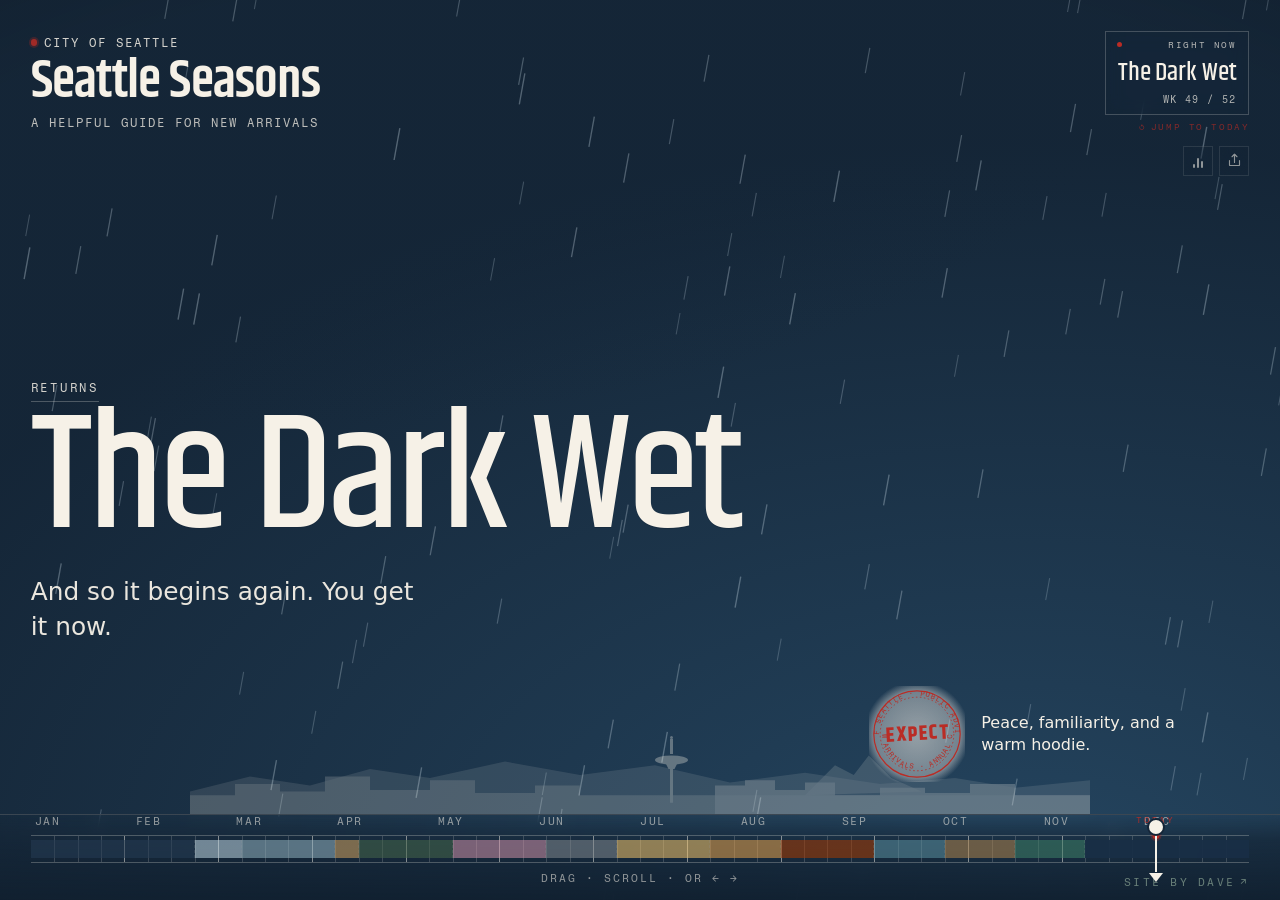
<file: index.html>
<!DOCTYPE html>
<html lang="en">
<head>
<meta charset="UTF-8">
<meta name="viewport" content="width=device-width, initial-scale=1.0, viewport-fit=cover">
<title>Seattle Seasons — A Helpful Guide for New Arrivals</title>
<meta name="description" content="An interactive field guide to the 14 unofficial seasons of Seattle, Washington. Scrub through the year.">
<meta property="og:title" content="Seattle Seasons">
<meta property="og:description" content="An interactive field guide to the 14 unofficial seasons of Seattle, Washington.">

<link rel="icon" type="image/svg+xml" href="./favicon.svg">
<link rel="icon" type="image/png" sizes="32x32" href="./favicon-32x32.png">
<link rel="icon" type="image/png" sizes="16x16" href="./favicon-16x16.png">
<link rel="apple-touch-icon" sizes="180x180" href="./apple-touch-icon.png">
<link rel="shortcut icon" href="./favicon.ico">
<link rel="manifest" href="./site.webmanifest">
<meta name="theme-color" content="#243154">

<link rel="preconnect" href="https://fonts.googleapis.com">
<link rel="preconnect" href="https://fonts.gstatic.com" crossorigin>
<link rel="preconnect" href="https://api.fontshare.com">
<link href="https://fonts.googleapis.com/css2?family=Khand:wght@300;400;500;600;700&family=Fragment+Mono&display=swap" rel="stylesheet">
<link href="https://api.fontshare.com/v2/css?f[]=nippo@400,500,700&display=swap" rel="stylesheet">
<link rel="stylesheet" href="./style.css">
</head>
<body data-season="dark-wet" data-loaded="false">

<canvas id="scene" aria-hidden="true"></canvas>
<div id="drench" aria-hidden="true"></div>
<div id="vignette" aria-hidden="true"></div>

<header class="chrome">
  <div class="chrome__corner chrome__corner--tl">
    <div class="chrome__city">
      <span class="dot" aria-hidden="true"></span>
      <span>City of Seattle</span>
    </div>
    <h1 class="chrome__title"><span class="reveal-word">Seattle</span> <span class="reveal-word">Seasons</span></h1>
    <p class="chrome__subtitle">A Helpful Guide for New Arrivals</p>
  </div>

  <div class="chrome__corner chrome__corner--tr">
    <button class="advisory" id="advisory-btn" type="button" aria-label="Jump the timeline to today">
      <span class="advisory__main" aria-live="polite">
        <span class="advisory__dot" aria-hidden="true"></span>
        <span class="advisory__label">Right now</span>
        <span class="advisory__season" id="right-now-season">—</span>
        <span class="advisory__week" id="right-now-week">WK —— / 52</span>
      </span>
      <span class="advisory__cta" aria-hidden="true">
        <span class="advisory__cta-arrow">↺</span>
        <span>Jump to today</span>
      </span>
    </button>
    <div class="micro-controls">
      <button class="micro-btn" id="audio-toggle" type="button" aria-pressed="false"
              data-tip="Ambient sound" aria-label="Toggle ambient audio">
        <span class="micro-eq" aria-hidden="true"><i></i><i></i><i></i></span>
      </button>
      <button class="micro-btn" id="share-btn" type="button"
              data-tip="Share this season" aria-label="Share this season">
        <svg viewBox="0 0 24 24" width="15" height="15" fill="none" stroke="currentColor" stroke-width="1.8" stroke-linecap="round" stroke-linejoin="round" aria-hidden="true">
          <path d="M4 12v7a1 1 0 0 0 1 1h14a1 1 0 0 0 1-1v-7"/>
          <polyline points="16 6 12 2 8 6"/>
          <line x1="12" y1="2" x2="12" y2="15"/>
        </svg>
      </button>
    </div>
  </div>
</header>

<svg class="skyline" aria-hidden="true" viewBox="0 0 1200 120" preserveAspectRatio="xMidYEnd meet">
  <!-- Olympic / Cascade horizon -->
  <path d="M0,90 L80,70 L160,82 L240,60 L320,72 L420,50 L520,68 L620,55 L720,78 L820,65 L920,80 L1020,72 L1100,85 L1200,75 L1200,120 L0,120 Z" fill="currentColor" opacity="0.35"/>
  <!-- Mid skyline -->
  <path d="M0,95 L60,95 L60,80 L120,80 L120,90 L180,90 L180,70 L240,70 L240,88 L320,88 L320,75 L380,75 L380,92 L460,92 L460,82 L520,82 L520,95 L1200,95 L1200,120 L0,120 Z" fill="currentColor" opacity="0.55"/>
  <!-- Space Needle -->
  <g fill="currentColor">
    <rect x="640" y="50" width="4" height="55"/>
    <ellipse cx="642" cy="48" rx="22" ry="6"/>
    <path d="M634,52 L650,52 L646,60 L638,60 Z"/>
    <rect x="640" y="20" width="4" height="20"/>
    <circle cx="642" cy="18" r="2"/>
  </g>
  <!-- Foreground buildings -->
  <path d="M700,105 L700,82 L740,82 L740,75 L780,75 L780,88 L820,88 L820,78 L860,78 L860,95 L920,95 L920,85 L980,85 L980,92 L1040,92 L1040,80 L1100,80 L1100,95 L1200,95 L1200,120 L700,120 Z" fill="currentColor" opacity="0.75"/>
  <!-- Mt Rainier silhouette, far right -->
  <path d="M820,95 L860,55 L885,68 L905,42 L935,72 L975,90 L820,95 Z" fill="currentColor" opacity="0.45"/>
</svg>

<main class="content" id="content">
  <div class="content__head">
    <p class="content__subtitle" id="season-subtitle"></p>
    <h2 class="content__title" id="season-title"></h2>
  </div>
  <div class="content__body-wrap">
    <p class="content__body" id="season-body"></p>
    <p class="content__footnote" id="season-footnote"></p>
  </div>

  <aside class="stamp" id="season-stamp" aria-label="What to expect">
    <div class="stamp__seal" aria-hidden="true">
      <svg viewBox="0 0 120 120" class="stamp__ring">
        <defs>
          <path id="stamp-curve-top" d="M 12,60 a 48,48 0 0 1 96,0"/>
          <path id="stamp-curve-bot" d="M 16,60 a 44,44 0 0 0 88,0"/>
        </defs>
        <circle cx="60" cy="60" r="54" fill="none" stroke="currentColor" stroke-width="1.5"/>
        <circle cx="60" cy="60" r="46" fill="none" stroke="currentColor" stroke-width="1" stroke-dasharray="2 3"/>
        <text class="stamp__curve-text" font-size="9">
          <textPath href="#stamp-curve-top" startOffset="50%" text-anchor="middle">CITY OF SEATTLE · PUBLIC ADVISORY ·</textPath>
        </text>
        <text class="stamp__curve-text" font-size="9">
          <textPath href="#stamp-curve-bot" startOffset="50%" text-anchor="middle">FOR NEW ARRIVALS · ANNUAL CYCLE ·</textPath>
        </text>
      </svg>
      <span class="stamp__big">EXPECT</span>
    </div>
    <p class="stamp__text" id="stamp-text"></p>
  </aside>
</main>

<footer class="scrubber">
  <div class="scrubber__legend" aria-hidden="true">
    <span>Jan</span><span>Feb</span><span>Mar</span><span>Apr</span><span>May</span><span>Jun</span>
    <span>Jul</span><span>Aug</span><span>Sep</span><span>Oct</span><span>Nov</span><span>Dec</span>
  </div>
  <div class="scrubber__track" id="scrubber-track">
    <div class="scrubber__ticks" id="scrubber-ticks" aria-hidden="true"></div>
    <div class="scrubber__segments" id="scrubber-segments" aria-hidden="true"></div>
    <div class="scrubber__today" id="scrubber-today" aria-hidden="true">
      <span class="scrubber__today-label">Today</span>
      <span class="scrubber__today-mark"></span>
      <span class="scrubber__today-line"></span>
    </div>
    <div class="scrubber__handle" id="scrubber-handle"
         role="slider"
         tabindex="0"
         aria-label="Year scrubber"
         aria-valuemin="0" aria-valuemax="51" aria-valuenow="0"
         aria-valuetext="The Dark Wet, week 1">
      <span class="scrubber__handle-flag" id="scrubber-flag">The Dark Wet</span>
    </div>
  </div>
  <div class="scrubber__hint" id="scrubber-hint">Drag · scroll · or ← →</div>
  <a class="credit" href="https://onk.io" target="_blank" rel="noopener noreferrer">
    <span>Site by Dave</span>
    <span class="credit__arrow" aria-hidden="true">↗</span>
  </a>
</footer>

<div class="hint-cursor" id="hint-cursor" aria-hidden="true"></div>

<script type="module" src="./app.js"></script>
</body>
</html>
</file>
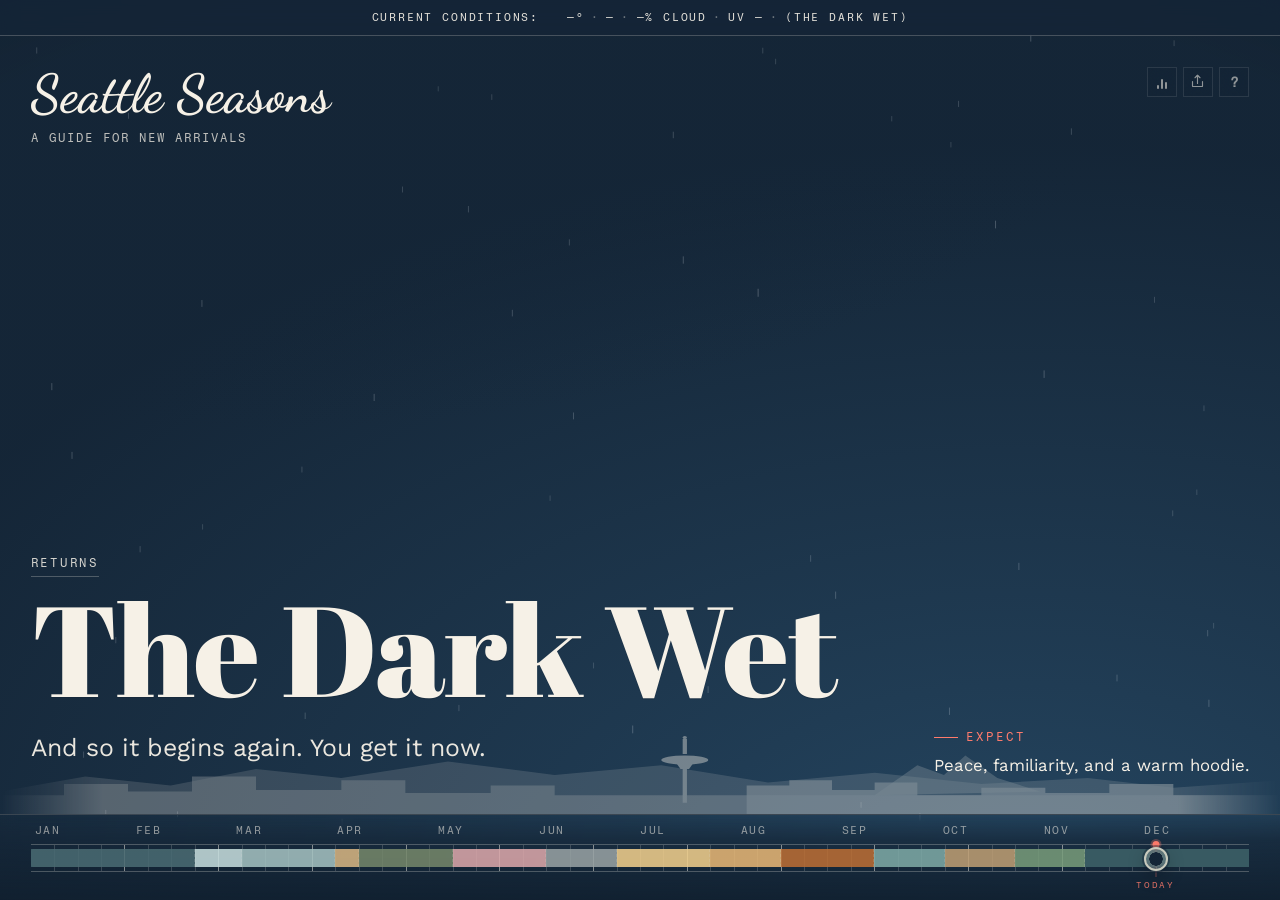
<file: public/index.html>
<!DOCTYPE html>
<html lang="en">
<head>
<meta charset="UTF-8">
<meta name="viewport" content="width=device-width, initial-scale=1.0, viewport-fit=cover">
<title>Seattle Seasons: Interactive Guide to Seattle Weather</title>
<meta name="description" content="Seattle Seasons is an interactive field guide to Seattle weather and the 14 unofficial seasons locals joke about, from The Dark Wet and Junuary to Smoke and Spiders.">
<meta name="robots" content="index, follow, max-image-preview:large">
<meta name="author" content="Dave Onkels">
<link rel="canonical" href="https://seattle.onk.io/">
<meta name="application-name" content="Seattle Seasons">
<meta name="apple-mobile-web-app-title" content="Seattle Seasons">
<meta property="og:type" content="website">
<meta property="og:site_name" content="Seattle Seasons">
<meta property="og:locale" content="en_US">
<meta property="og:url" content="https://seattle.onk.io/">
<meta property="og:title" content="Seattle Seasons: Interactive Guide to Seattle Weather">
<meta property="og:description" content="Scrub through Seattle's 14 unofficial seasons, from The Dark Wet and Junuary to Smoke, Spiders, and the brief miracle of Glorious Sun.">
<meta property="og:image" content="https://seattle.onk.io/og-image.png">
<meta property="og:image:type" content="image/png">
<meta property="og:image:width" content="1200">
<meta property="og:image:height" content="630">
<meta property="og:image:alt" content="Seattle Seasons showing The Dark Wet over a moody Seattle skyline.">
<meta name="twitter:card" content="summary_large_image">
<meta name="twitter:title" content="Seattle Seasons: Interactive Guide to Seattle Weather">
<meta name="twitter:description" content="A deadpan interactive field guide to Seattle weather and the 14 unofficial seasons locals know too well.">
<meta name="twitter:image" content="https://seattle.onk.io/og-image.png">
<meta name="twitter:image:alt" content="Seattle Seasons showing The Dark Wet over a moody Seattle skyline.">

<link rel="icon" type="image/svg+xml" href="./favicon.svg">
<link rel="icon" type="image/png" sizes="32x32" href="./favicon-32x32.png">
<link rel="icon" type="image/png" sizes="16x16" href="./favicon-16x16.png">
<link rel="apple-touch-icon" sizes="180x180" href="./apple-touch-icon.png">
<link rel="shortcut icon" href="./favicon.ico">
<link rel="manifest" href="./site.webmanifest">
<meta name="theme-color" content="#243154">

<link rel="preconnect" href="https://fonts.googleapis.com">
<link rel="preconnect" href="https://fonts.gstatic.com" crossorigin>
<link href="https://fonts.googleapis.com/css2?family=Fragment+Mono&family=Work+Sans:wght@400;500&family=Abril+Fatface&family=Dancing+Script:wght@500;600&display=swap" rel="stylesheet">
<link rel="stylesheet" href="./style.css">

<script type="application/ld+json">
{
  "@context": "https://schema.org",
  "@graph": [
    {
      "@type": "WebSite",
      "@id": "https://seattle.onk.io/#website",
      "url": "https://seattle.onk.io/",
      "name": "Seattle Seasons",
      "alternateName": "Seattle Weather Seasons",
      "description": "An interactive field guide to Seattle weather and the 14 unofficial seasons locals joke about.",
      "inLanguage": "en-US",
      "creator": {
        "@type": "Person",
        "name": "Dave Onkels",
        "url": "https://onk.io/"
      }
    },
    {
      "@type": "WebApplication",
      "@id": "https://seattle.onk.io/#app",
      "url": "https://seattle.onk.io/",
      "name": "Seattle Seasons",
      "applicationCategory": "EntertainmentApplication",
      "operatingSystem": "Any",
      "browserRequirements": "Requires JavaScript for the interactive weather scrubber.",
      "description": "Scrub through the year to explore Seattle's 14 unofficial weather seasons, including The Dark Wet, Junuary, Smoke, Spiders, and Glorious Sun.",
      "isAccessibleForFree": true
    },
    {
      "@type": "ItemList",
      "@id": "https://seattle.onk.io/#seasons",
      "name": "Seattle's 14 unofficial seasons",
      "numberOfItems": 14,
      "itemListElement": [
        { "@type": "ListItem", "position": 1, "url": "https://seattle.onk.io/#dark-wet", "name": "The Dark Wet", "description": "Rain, gray skies, and deep thoughts." },
        { "@type": "ListItem", "position": 2, "url": "https://seattle.onk.io/#paralyzing-snow", "name": "Paralyzing Snow", "description": "Panic, abandoned hatchbacks, and joy." },
        { "@type": "ListItem", "position": 3, "url": "https://seattle.onk.io/#brightening-wet", "name": "Brightening Wet", "description": "Rain, but make it optimistic." },
        { "@type": "ListItem", "position": 4, "url": "https://seattle.onk.io/#suncadia-break", "name": "Suncadia Break", "description": "Crowds, traffic, and regret for not leaving sooner." },
        { "@type": "ListItem", "position": 5, "url": "https://seattle.onk.io/#molding-wet", "name": "Molding Wet", "description": "Moss, mushrooms, and mystery smells." },
        { "@type": "ListItem", "position": 6, "url": "https://seattle.onk.io/#flowering-wet", "name": "Flowering Wet", "description": "Blooms, allergies, the audacity of pollen." },
        { "@type": "ListItem", "position": 7, "url": "https://seattle.onk.io/#junuary", "name": "Junuary", "description": "Confusion, layers, and a somber gloom." },
        { "@type": "ListItem", "position": 8, "url": "https://seattle.onk.io/#glorious-sun", "name": "Glorious Sun", "description": "Vitamin D, crowds, and mild sunburn." },
        { "@type": "ListItem", "position": 9, "url": "https://seattle.onk.io/#oppressive-sun", "name": "Oppressive Sun", "description": "Complaints, AC envy, and melted patience." },
        { "@type": "ListItem", "position": 10, "url": "https://seattle.onk.io/#smoke", "name": "Smoke", "description": "Air filters, cancellations, and indoor everything." },
        { "@type": "ListItem", "position": 11, "url": "https://seattle.onk.io/#welcome-drizzle", "name": "Welcome Drizzle", "description": "Light rain, deep sighs, and high acceptance." },
        { "@type": "ListItem", "position": 12, "url": "https://seattle.onk.io/#spiders", "name": "Spiders", "description": "Webs, jump scares, and dramatic exits." },
        { "@type": "ListItem", "position": 13, "url": "https://seattle.onk.io/#convergence-zones", "name": "Convergence Zones", "description": "Chaos, micro-climates, and weird traffic." },
        { "@type": "ListItem", "position": 14, "url": "https://seattle.onk.io/#dark-wet-2", "name": "The Dark Wet returns", "description": "Peace, familiarity, and a warm hoodie." }
      ]
    }
  ]
}
</script>

</head>
<body data-season="dark-wet" data-loaded="false">

<canvas id="scene" aria-hidden="true"></canvas>
<div id="drench" aria-hidden="true"></div>
<div id="vignette" aria-hidden="true"></div>

<noscript>
  <style>
    body {
      min-height: 100vh;
      height: auto;
      overflow: auto;
      user-select: text;
      cursor: auto;
      color: oklch(18% 0.05 245);
      background: oklch(96% 0.012 85);
    }
    #scene,
    #drench,
    #vignette,
    .weather-band,
    .chrome,
    .skyline,
    .content,
    .scrubber,
    .about-modal {
      display: none !important;
    }
    .noscript-guide {
      max-width: 760px;
      margin: 0 auto;
      padding: clamp(2rem, 6vw, 5rem) clamp(1rem, 4vw, 2rem);
      font-family: 'Work Sans', system-ui, -apple-system, sans-serif;
      line-height: 1.55;
    }
    .noscript-guide h1 {
      margin: 0 0 0.3em;
      font-family: Georgia, 'Times New Roman', serif;
      font-size: clamp(2.5rem, 9vw, 5rem);
      line-height: 0.95;
    }
    .noscript-guide p {
      max-width: 58ch;
    }
    .noscript-guide ol {
      padding-left: 1.2rem;
      columns: 2;
      column-gap: 2rem;
    }
    .noscript-guide li {
      break-inside: avoid;
      margin-bottom: 0.45rem;
    }
    @media (max-width: 640px) {
      .noscript-guide ol { columns: 1; }
    }
  </style>
  <section class="noscript-guide" aria-labelledby="noscript-title">
    <h1 id="noscript-title">Seattle Seasons</h1>
    <p>A deadpan interactive field guide to Seattle weather and the 14 unofficial seasons locals know too well. Enable JavaScript to scrub through the year, move the weather, and hear the ambient field recordings.</p>
    <ol>
      <li>The Dark Wet: rain, gray skies, and deep thoughts.</li>
      <li>Paralyzing Snow: panic, abandoned hatchbacks, and joy.</li>
      <li>Brightening Wet: rain, but make it optimistic.</li>
      <li>Suncadia Break: crowds, traffic, and regret for not leaving sooner.</li>
      <li>Molding Wet: moss, mushrooms, and mystery smells.</li>
      <li>Flowering Wet: blooms, allergies, the audacity of pollen.</li>
      <li>Junuary: confusion, layers, and a somber gloom.</li>
      <li>Glorious Sun: vitamin D, crowds, and mild sunburn.</li>
      <li>Oppressive Sun: complaints, AC envy, and melted patience.</li>
      <li>Smoke: air filters, cancellations, and indoor everything.</li>
      <li>Welcome Drizzle: light rain, deep sighs, and high acceptance.</li>
      <li>Spiders: webs, jump scares, and dramatic exits.</li>
      <li>Convergence Zones: chaos, micro-climates, and weird traffic.</li>
      <li>The Dark Wet returns: peace, familiarity, and a warm hoodie.</li>
    </ol>
  </section>
</noscript>

<button class="weather-band" id="advisory-btn" type="button" aria-label="Current conditions — jump to today">
  <span class="weather-band__inner" aria-live="polite">
    <span class="weather-band__label">Current Conditions:</span>
    <span class="weather-band__group">
      <span class="weather-band__icon" id="wx-icon" aria-hidden="true"></span>
      <span id="wx-temp">—°</span>
      <span class="weather-band__sep" aria-hidden="true">·</span>
      <span id="wx-cond">—</span>
      <span class="weather-band__sep" aria-hidden="true">·</span>
      <span id="wx-clouds">—% cloud</span>
      <span class="weather-band__sep" aria-hidden="true">·</span>
      <span id="wx-uv">UV —</span>
      <span class="weather-band__sep" aria-hidden="true">·</span>
      <span>(<span id="right-now-season">—</span>)</span>
    </span>
  </span>
</button>

<header class="chrome">
  <div class="chrome__corner chrome__corner--tl">
    <h1 class="chrome__title"><span class="reveal-word">Seattle</span> <span class="reveal-word">Seasons</span></h1>
    <p class="chrome__subtitle">A Guide for New Arrivals</p>
  </div>

  <div class="chrome__corner chrome__corner--tr">
    <div class="micro-controls">
      <button class="micro-btn" id="audio-toggle" type="button" aria-pressed="false"
              data-tip="Ambient sound" aria-label="Toggle ambient audio">
        <span class="micro-eq" aria-hidden="true"><i></i><i></i><i></i></span>
      </button>
      <button class="micro-btn" id="share-btn" type="button"
              data-tip="Share this season" aria-label="Share this season">
        <svg viewBox="0 0 24 24" width="15" height="15" fill="none" stroke="currentColor" stroke-width="1.8" stroke-linecap="round" stroke-linejoin="round" aria-hidden="true">
          <path d="M4 12v7a1 1 0 0 0 1 1h14a1 1 0 0 0 1-1v-7"/>
          <polyline points="16 6 12 2 8 6"/>
          <line x1="12" y1="2" x2="12" y2="15"/>
        </svg>
      </button>
      <button class="micro-btn" id="about-btn" type="button"
              data-tip="What is this?" aria-label="What is this?" aria-haspopup="dialog" aria-controls="about-modal">
        <span class="micro-question" aria-hidden="true">?</span>
      </button>
    </div>
  </div>
</header>

<svg class="skyline" aria-hidden="true" viewBox="0 0 1200 120" preserveAspectRatio="none">
  <!-- Olympic / Cascade horizon -->
  <path d="M0,90 L80,70 L160,82 L240,60 L320,72 L420,50 L520,68 L620,55 L720,78 L820,65 L920,80 L1020,72 L1100,85 L1200,75 L1200,120 L0,120 Z" fill="currentColor" opacity="0.35"/>
  <!-- Mid skyline -->
  <path d="M0,95 L60,95 L60,80 L120,80 L120,90 L180,90 L180,70 L240,70 L240,88 L320,88 L320,75 L380,75 L380,92 L460,92 L460,82 L520,82 L520,95 L1200,95 L1200,120 L0,120 Z" fill="currentColor" opacity="0.55"/>
  <!-- Space Needle -->
  <g fill="currentColor">
    <rect x="640" y="50" width="4" height="55"/>
    <ellipse cx="642" cy="48" rx="22" ry="6"/>
    <path d="M634,52 L650,52 L646,60 L638,60 Z"/>
    <rect x="640" y="20" width="4" height="20"/>
    <circle cx="642" cy="18" r="2"/>
  </g>
  <!-- Foreground buildings -->
  <path d="M700,105 L700,82 L740,82 L740,75 L780,75 L780,88 L820,88 L820,78 L860,78 L860,95 L920,95 L920,85 L980,85 L980,92 L1040,92 L1040,80 L1100,80 L1100,95 L1200,95 L1200,120 L700,120 Z" fill="currentColor" opacity="0.75"/>
  <!-- Mt Rainier silhouette, far right -->
  <path d="M820,95 L860,55 L885,68 L905,42 L935,72 L975,90 L820,95 Z" fill="currentColor" opacity="0.45"/>
</svg>

<main class="content" id="content">
  <div class="content__head">
    <p class="content__subtitle" id="season-subtitle">The OG</p>
    <h2 class="content__title" id="season-title">The Dark Wet</h2>
  </div>
  <div class="content__body-wrap">
    <p class="content__body" id="season-body">It's not wet. It's just Seattle.</p>
    <p class="content__footnote" id="season-footnote"></p>
  </div>

  <aside class="stamp" id="season-stamp">
    <p class="stamp__label">Expect</p>
    <p class="stamp__text" id="stamp-text">Rain, gray skies, and deep thoughts.</p>
  </aside>
</main>

<footer class="scrubber">
  <div class="scrubber__legend" aria-hidden="true">
    <span>Jan</span><span>Feb</span><span>Mar</span><span>Apr</span><span>May</span><span>Jun</span>
    <span>Jul</span><span>Aug</span><span>Sep</span><span>Oct</span><span>Nov</span><span>Dec</span>
  </div>
  <div class="scrubber__track" id="scrubber-track">
    <div class="scrubber__ticks" id="scrubber-ticks" aria-hidden="true"></div>
    <div class="scrubber__segments" id="scrubber-segments" aria-hidden="true"></div>
    <button class="scrubber__today" id="scrubber-today" type="button" aria-label="Go to the current week">
      <span class="scrubber__today-label">Today</span>
      <span class="scrubber__today-mark"></span>
      <span class="scrubber__today-line"></span>
    </button>
    <div class="scrubber__handle" id="scrubber-handle"
         role="slider"
         tabindex="0"
         aria-label="Year scrubber"
         aria-valuemin="1" aria-valuemax="52" aria-valuenow="1"
         aria-valuetext="The Dark Wet, week 1">
      <span class="scrubber__handle-flag" id="scrubber-flag">The Dark Wet</span>
    </div>
  </div>
</footer>

<dialog class="about-modal" id="about-modal" aria-labelledby="about-title" aria-describedby="about-summary">
  <div class="about-modal__panel">
    <button class="about-modal__close" id="about-close" type="button" aria-label="Close">×</button>
    <p class="about-modal__eyebrow">Seattle Seasons</p>
    <h2 class="about-modal__title" id="about-title">What is this?</h2>
    <p id="about-summary">An interactive field guide to Seattle's 14 unofficial seasons. It started as a deadpan civic-style poster for new arrivals; this version lets the weather move as you scrub through the year.</p>
    <p>Drag, scroll, swipe, or use the left and right arrow keys to move season by season.</p>

    <details class="about-modal__season-index">
      <summary>All 14 seasons</summary>
      <ol class="about-modal__season-list">
        <li><a href="#dark-wet">The Dark Wet</a><span>Rain, gray skies, and deep thoughts.</span></li>
        <li><a href="#paralyzing-snow">Paralyzing Snow</a><span>Panic, abandoned hatchbacks, and joy.</span></li>
        <li><a href="#brightening-wet">Brightening Wet</a><span>Rain, but make it optimistic.</span></li>
        <li><a href="#suncadia-break">Suncadia Break</a><span>Crowds, traffic, and regret for not leaving sooner.</span></li>
        <li><a href="#molding-wet">Molding Wet</a><span>Moss, mushrooms, and mystery smells.</span></li>
        <li><a href="#flowering-wet">Flowering Wet</a><span>Blooms, allergies, the audacity of pollen.</span></li>
        <li><a href="#junuary">Jünuary</a><span>Confusion, layers, and a somber gloom.</span></li>
        <li><a href="#glorious-sun">Glorious Sun</a><span>Vitamin D, crowds, and mild sunburn.</span></li>
        <li><a href="#oppressive-sun">Oppressive Sun</a><span>Complaints, AC envy, and melted patience.</span></li>
        <li><a href="#smoke">Smoke</a><span>Air filters, cancellations, and indoor everything.</span></li>
        <li><a href="#welcome-drizzle">Welcome Drizzle</a><span>Light rain, deep sighs, and high acceptance.</span></li>
        <li><a href="#spiders">Spiders</a><span>Webs, jump scares, and dramatic exits.</span></li>
        <li><a href="#convergence-zones">Convergence Zones</a><span>Chaos, micro-climates, and weird traffic.</span></li>
        <li><a href="#dark-wet-2">The Dark Wet returns</a><span>Peace, familiarity, and a warm hoodie.</span></li>
      </ol>
    </details>

    <details class="about-modal__credits">
      <summary>Sound credits</summary>
      <p class="about-modal__credits-intro">Ambient beds are field recordings from <a href="https://freesound.org" target="_blank" rel="noopener noreferrer">Freesound</a>, all released under CC0.</p>
      <ul class="about-modal__credits-list">
        <li><span>The Dark Wet</span><a href="https://freesound.org/people/SpliceSound/sounds/338112/" target="_blank" rel="noopener noreferrer">SpliceSound · 338112</a></li>
        <li><span>Paralyzing Snow</span><a href="https://freesound.org/people/lakewoodsound/sounds/719852/" target="_blank" rel="noopener noreferrer">lakewoodsound · 719852</a></li>
        <li><span>Brightening Wet</span><a href="https://freesound.org/people/larspriebe/sounds/629003/" target="_blank" rel="noopener noreferrer">larspriebe · 629003</a></li>
        <li><span>Suncadia Break</span><a href="https://freesound.org/people/richwise/sounds/815552/" target="_blank" rel="noopener noreferrer">richwise · 815552</a></li>
        <li><span>Molding Wet</span><a href="https://freesound.org/people/newtad1/sounds/836411/" target="_blank" rel="noopener noreferrer">newtad1 · 836411</a></li>
        <li><span>Flowering Wet</span><a href="https://freesound.org/people/TRP/sounds/574279/" target="_blank" rel="noopener noreferrer">TRP · 574279</a></li>
        <li><span>Glorious Sun</span><a href="https://freesound.org/people/DanGasior/sounds/414907/" target="_blank" rel="noopener noreferrer">DanGasior · 414907</a></li>
        <li><span>Oppressive Sun</span><a href="https://freesound.org/people/saralana/sounds/559114/" target="_blank" rel="noopener noreferrer">saralana · 559114</a></li>
        <li><span>Smoke</span><a href="https://freesound.org/people/kvgarlic/sounds/512095/" target="_blank" rel="noopener noreferrer">kvgarlic · 512095</a></li>
        <li><span>Welcome Drizzle</span><a href="https://freesound.org/people/Andron827/sounds/142936/" target="_blank" rel="noopener noreferrer">Andron827 · 142936</a></li>
        <li><span>Spiders</span><a href="https://freesound.org/people/jackmichaelking/sounds/527838/" target="_blank" rel="noopener noreferrer">jackmichaelking · 527838</a></li>
        <li><span>Convergence Zones</span><a href="https://freesound.org/people/richwise/sounds/478645/" target="_blank" rel="noopener noreferrer">richwise · 478645</a></li>
        <li><span>The Dark Wet (returns)</span><a href="https://freesound.org/people/WhiteNoiseSleeper/sounds/725603/" target="_blank" rel="noopener noreferrer">WhiteNoiseSleeper · 725603</a></li>
      </ul>
    </details>

    <p class="about-modal__credit">Site by <a href="https://onk.io" target="_blank" rel="noopener noreferrer">Dave</a>.</p>
  </div>
</dialog>

<script type="module" src="./app.js"></script>
</body>
</html>
</file>
<file: style.css>
/* ==========================================================================
   Seattle Seasons — Interactive Field Guide
   Civic chrome (light, restrained) + per-season atmospheric drench (committed)
   ========================================================================== */

:root {
  /* Chrome tokens — restrained, tinted toward navy. Never change. */
  --ink: oklch(22% 0.035 248);
  --ink-soft: oklch(34% 0.04 248);
  --paper: oklch(96% 0.012 85);
  --paper-warm: oklch(93% 0.018 80);
  --paper-line: oklch(82% 0.02 80);
  --civic-red: oklch(52% 0.18 28);

  /* Active season drench — JS overwrites these. */
  --season-a: oklch(28% 0.04 250);
  --season-b: oklch(42% 0.06 245);
  --season-ink: oklch(96% 0.015 85);
  --season-ink-soft: oklch(88% 0.02 85);
  --season-glow: oklch(60% 0.10 240 / 0.4);

  /* Motion */
  --ease-out-quart: cubic-bezier(0.25, 1, 0.5, 1);
  --ease-out-expo: cubic-bezier(0.16, 1, 0.3, 1);
  --drench-ms: 900ms;
  --content-ms: 600ms;

  /* Typography */
  --font-display: 'Khand', 'Helvetica Neue Condensed', 'Arial Narrow', sans-serif;
  --font-mono: 'Fragment Mono', ui-monospace, 'SF Mono', Menlo, monospace;
  --font-body: 'Nippo', system-ui, -apple-system, sans-serif;

  /* Scale */
  --t-step: clamp(0.7rem, 0.65rem + 0.2vw, 0.78rem);
  --t-body: clamp(0.95rem, 0.85rem + 0.4vw, 1.1rem);
  --t-lede: clamp(1.1rem, 0.9rem + 1vw, 1.55rem);
  --t-title: clamp(3.2rem, 4rem + 8vw, 14rem);
  --t-masthead: clamp(1.8rem, 1.4rem + 2.4vw, 3.4rem);

  /* Spacing scale */
  --sp-1: 0.25rem;
  --sp-2: 0.5rem;
  --sp-3: 0.75rem;
  --sp-4: 1rem;
  --sp-5: 1.5rem;
  --sp-6: 2rem;
  --sp-7: 3rem;
  --sp-8: 4.5rem;

  /* Layout */
  --chrome-pad: clamp(1.25rem, 2.4vw, 2.25rem);
  --scrubber-h: 86px;
}

* { box-sizing: border-box; }
html, body { margin: 0; padding: 0; }
html { overflow: hidden; height: 100%; background: var(--paper); }
body {
  min-height: 100dvh;
  height: 100dvh;
  width: 100vw;
  position: relative;
  overflow: hidden;
  font-family: var(--font-body);
  color: var(--season-ink);
  background: oklch(96% 0.012 85);
  -webkit-font-smoothing: antialiased;
  text-rendering: optimizeLegibility;
  user-select: none;
  cursor: grab;
}
body.is-dragging { cursor: grabbing; }
body.is-dragging * { cursor: grabbing !important; }

button {
  font: inherit;
  color: inherit;
  background: none;
  border: 0;
  padding: 0;
  cursor: pointer;
}

/* ==========================================================================
   Backdrop layers
   ========================================================================== */
#scene {
  position: fixed;
  inset: 0;
  width: 100%;
  height: 100%;
  z-index: 1;
  pointer-events: none;
}

#drench {
  position: fixed;
  inset: 0;
  z-index: 0;
  background:
    radial-gradient(120% 80% at 20% 0%, var(--season-a) 0%, transparent 60%),
    radial-gradient(140% 120% at 80% 100%, var(--season-b) 0%, var(--season-a) 70%);
  transition: background var(--drench-ms) var(--ease-out-quart);
}

#vignette {
  position: fixed;
  inset: 0;
  z-index: 2;
  pointer-events: none;
  background:
    radial-gradient(120% 90% at 50% 50%, transparent 60%, color-mix(in oklch, var(--season-a) 60%, transparent) 100%);
  mix-blend-mode: multiply;
  opacity: 0.7;
  transition: background var(--drench-ms) var(--ease-out-quart);
}

/* Convergence split */
body[data-season="convergence-zones"] #drench {
  background:
    linear-gradient(90deg,
      oklch(35% 0.06 245) 0%,
      oklch(35% 0.06 245) 49.5%,
      oklch(70% 0.03 240) 50%,
      oklch(78% 0.10 85) 50.5%,
      oklch(78% 0.10 85) 100%
    );
}
body[data-season="convergence-zones"] #vignette {
  background:
    radial-gradient(60% 100% at 25% 50%, transparent 50%, oklch(20% 0.06 245 / 0.5) 100%),
    radial-gradient(60% 100% at 75% 50%, transparent 50%, oklch(60% 0.10 85 / 0.3) 100%);
}

/* ==========================================================================
   Civic chrome
   ========================================================================== */
.chrome {
  position: fixed;
  inset: 0;
  z-index: 10;
  pointer-events: none;
  color: var(--season-ink);
  transition: color var(--drench-ms) var(--ease-out-quart);
}
.chrome__corner {
  position: absolute;
  padding: var(--chrome-pad);
  pointer-events: auto;
}
.chrome__corner--tl { top: 0; left: 0; max-width: min(640px, 70vw); }
.chrome__corner--tr { top: 0; right: 0; text-align: right; }

.chrome__city {
  display: inline-flex;
  align-items: center;
  gap: 0.55em;
  font-family: var(--font-mono);
  font-size: var(--t-step);
  letter-spacing: 0.16em;
  text-transform: uppercase;
  opacity: 0.85;
  margin-bottom: 0.55em;
}
.chrome__city .dot {
  display: inline-block;
  width: 0.5em;
  height: 0.5em;
  background: var(--civic-red);
  border-radius: 50%;
  box-shadow: 0 0 0 2px color-mix(in oklch, var(--civic-red) 30%, transparent);
}

.chrome__title {
  font-family: var(--font-display);
  font-weight: 600;
  font-size: var(--t-masthead);
  letter-spacing: -0.015em;
  line-height: 0.95;
  margin: 0;
  text-transform: none;
}
.chrome__subtitle {
  font-family: var(--font-mono);
  font-size: var(--t-step);
  text-transform: uppercase;
  letter-spacing: 0.16em;
  margin: 0.6em 0 0;
  opacity: 0.75;
}

/* Footer credit — a midpoint blend of the season's bg and ink, so it tints with the year */
.credit {
  position: absolute;
  right: var(--chrome-pad);
  bottom: 1.05em;
  display: inline-flex;
  align-items: center;
  gap: 0.45em;
  font-family: var(--font-mono);
  font-size: 0.7rem;
  letter-spacing: 0.2em;
  text-transform: uppercase;
  text-decoration: none;
  line-height: 1;
  color: color-mix(in oklch, var(--season-a) 55%, var(--season-ink) 45%);
  pointer-events: auto;
  transition: color 320ms var(--ease-out-quart), letter-spacing 240ms var(--ease-out-quart);
}
.credit:hover,
.credit:focus-visible {
  color: var(--season-ink);
  letter-spacing: 0.22em;
}
.credit:focus-visible {
  outline: 2px solid var(--civic-red);
  outline-offset: 4px;
}
.credit__arrow {
  display: inline-block;
  transition: transform 240ms var(--ease-out-quart);
}
.credit:hover .credit__arrow,
.credit:focus-visible .credit__arrow {
  transform: translate(2px, -2px);
}
@media (max-width: 760px) {
  .credit {
    bottom: 0.8em;
    font-size: 0.62rem;
    letter-spacing: 0.16em;
  }
  /* On narrow screens, the hint and credit fight for the same baseline.
     The hint already fades after first interaction; tuck it left so they cohabit. */
  .scrubber__hint { text-align: left; }
}

.advisory {
  /* Reset button defaults — this is now an interactive element */
  font: inherit;
  background: none;
  border: 0;
  text-align: right;
  cursor: pointer;
  color: inherit;
  display: flex;
  flex-direction: column;
  align-items: flex-end;
  gap: 0.6em;
  font-family: var(--font-mono);
  font-size: var(--t-step);
  transition: filter 280ms var(--ease-out-quart),
              transform 280ms var(--ease-out-quart);
}
.advisory:hover,
.advisory:focus-visible {
  filter: brightness(1.18) saturate(1.05);
  transform: translateY(-1px);
}
.advisory:focus-visible {
  outline: 2px solid var(--civic-red);
  outline-offset: 4px;
}
.advisory__head {
  display: inline-flex;
  align-items: center;
  gap: 0.5em;
  letter-spacing: 0.16em;
  text-transform: uppercase;
  opacity: 0.78;
}
.advisory__dot {
  width: 0.55em;
  height: 0.55em;
  background: var(--civic-red);
  border-radius: 50%;
  animation: pulse-dot 2.2s var(--ease-out-quart) infinite;
}
@keyframes pulse-dot {
  0%, 60%, 100% { opacity: 1; transform: scale(1); }
  30% { opacity: 0.35; transform: scale(1.4); }
}
.advisory__main {
  position: relative;
  display: flex;
  flex-direction: column;
  align-items: flex-end;
  border: 1px solid color-mix(in oklch, currentColor 22%, transparent);
  padding: 0.7em 0.95em;
  background: color-mix(in oklch, var(--season-a) 35%, transparent);
  backdrop-filter: blur(8px) saturate(1.1);
  -webkit-backdrop-filter: blur(8px) saturate(1.1);
  transition: border-color 240ms var(--ease-out-quart);
}
.advisory__main .advisory__dot {
  position: absolute;
  top: 0.8em;
  left: 0.85em;
  width: 0.45em;
  height: 0.45em;
}
.advisory:hover .advisory__main,
.advisory:focus-visible .advisory__main {
  border-color: color-mix(in oklch, var(--civic-red) 60%, currentColor 40%);
}
.advisory__label,
.advisory__season,
.advisory__week {
  display: block;
}
.advisory__label {
  letter-spacing: 0.18em;
  text-transform: uppercase;
  opacity: 0.7;
  font-size: 0.7em;
}
.advisory__season {
  font-family: var(--font-display);
  font-weight: 500;
  font-size: clamp(1.15rem, 0.9rem + 1vw, 1.6rem);
  letter-spacing: -0.005em;
  margin-top: 0.1em;
  white-space: nowrap;
}
.advisory__week {
  font-size: 0.78em;
  letter-spacing: 0.14em;
  opacity: 0.7;
  margin-top: 0.2em;
}

.advisory__cta {
  display: inline-flex;
  align-items: center;
  gap: 0.5em;
  font-size: 0.7em;
  letter-spacing: 0.18em;
  text-transform: uppercase;
  color: var(--civic-red);
  opacity: 0.65;
  transition: opacity 240ms var(--ease-out-quart);
}
.advisory:hover .advisory__cta,
.advisory:focus-visible .advisory__cta {
  opacity: 1;
}
.advisory__cta-arrow {
  display: inline-block;
  transition: transform 600ms var(--ease-out-quart);
}
.advisory:hover .advisory__cta-arrow,
.advisory:focus-visible .advisory__cta-arrow {
  transform: rotate(-180deg);
}

/* ==========================================================================
   Skyline silhouette
   ========================================================================== */
.skyline {
  position: fixed;
  bottom: var(--scrubber-h);
  left: 0;
  width: 100%;
  height: clamp(60px, 10vh, 110px);
  z-index: 5;
  color: var(--season-ink);
  opacity: 0.32;
  pointer-events: none;
  transition: color var(--drench-ms) var(--ease-out-quart), opacity var(--drench-ms) var(--ease-out-quart);
}
body[data-season="dark-wet"] .skyline,
body[data-season="dark-wet-2"] .skyline { opacity: 0.4; }
body[data-season="glorious-sun"] .skyline,
body[data-season="oppressive-sun"] .skyline { opacity: 0.2; }

/* ==========================================================================
   Active season content
   ========================================================================== */
.content {
  position: relative;
  z-index: 8;
  height: 100dvh;
  display: grid;
  grid-template-columns: 1fr;
  grid-template-rows: 1fr auto auto;
  align-items: end;
  padding: calc(var(--chrome-pad) + 5.5rem) var(--chrome-pad) calc(var(--scrubber-h) + 1.5rem);
  gap: var(--sp-5);
  pointer-events: none;
  color: var(--season-ink);
  transition: color var(--drench-ms) var(--ease-out-quart);
}
.content > * { pointer-events: auto; }

.content__head {
  display: flex;
  flex-direction: column;
  align-items: flex-start;
  justify-content: flex-end;
  gap: 0.4em;
}
.content__subtitle {
  font-family: var(--font-mono);
  font-size: var(--t-step);
  text-transform: uppercase;
  letter-spacing: 0.22em;
  opacity: 0.85;
  margin: 0;
  padding-bottom: 0.45em;
  border-bottom: 1px solid color-mix(in oklch, currentColor 30%, transparent);
  display: inline-block;
}
.content__title {
  font-family: var(--font-display);
  font-weight: 500;
  font-size: var(--t-title);
  line-height: 0.86;
  letter-spacing: -0.025em;
  margin: 0;
  max-width: 14ch;
  text-wrap: balance;
  /* slight ink texture via subtle text-shadow on darker scenes */
}
body[data-mood="dark"] .content__title {
  text-shadow: 0 1px 0 color-mix(in oklch, var(--season-a) 50%, transparent);
}

.content__body-wrap {
  max-width: 38ch;
  display: flex;
  flex-direction: column;
  gap: 0.6em;
}
.content__body {
  font-family: var(--font-body);
  font-size: var(--t-lede);
  line-height: 1.4;
  margin: 0;
  text-wrap: pretty;
  opacity: 0.95;
}
.content__footnote {
  font-family: var(--font-mono);
  font-size: 0.78em;
  font-style: italic;
  opacity: 0.7;
  margin: 0;
  letter-spacing: 0.04em;
}

/* ==========================================================================
   EXPECT stamp
   ========================================================================== */
.stamp {
  justify-self: end;
  align-self: end;
  display: flex;
  align-items: center;
  gap: var(--sp-4);
  max-width: 380px;
  padding: var(--sp-2) 0;
  color: var(--season-ink);
  position: relative;
  transition: color var(--drench-ms) var(--ease-out-quart);
}
.stamp__seal {
  position: relative;
  width: 96px;
  height: 96px;
  flex-shrink: 0;
  color: var(--civic-red);
  display: grid;
  place-items: center;
  /* Subtle cream-paper disc behind the seal — keeps the "stamped on paper"
     reading without the full box punching out from the scene. */
  background:
    radial-gradient(circle at 50% 50%,
      color-mix(in oklch, var(--paper) 55%, transparent) 0%,
      color-mix(in oklch, var(--paper) 38%, transparent) 65%,
      transparent 78%);
}
.stamp__ring {
  position: absolute;
  inset: 0;
  width: 100%;
  height: 100%;
}
.stamp__curve-text {
  fill: currentColor;
  font-family: var(--font-mono);
  letter-spacing: 0.18em;
  text-transform: uppercase;
}
.stamp__big {
  font-family: var(--font-display);
  font-weight: 700;
  font-size: 1.3rem;
  letter-spacing: 0.06em;
  text-transform: uppercase;
  color: var(--civic-red);
  transform: rotate(-3deg);
  position: relative;
  z-index: 1;
}
.stamp__text {
  font-family: var(--font-body);
  font-size: 1rem;
  line-height: 1.4;
  margin: 0;
  color: var(--season-ink);
  text-wrap: pretty;
  transition: color var(--drench-ms) var(--ease-out-quart);
}

/* ==========================================================================
   Micro-controls — tiny icon buttons under the advisory
   ========================================================================== */
.micro-controls {
  display: inline-flex;
  justify-content: flex-end;
  gap: 0.4em;
  margin-top: 0.85em;
}

.micro-btn {
  position: relative;
  width: 30px;
  height: 30px;
  display: grid;
  place-items: center;
  color: inherit;
  opacity: 0.55;
  border: 1px solid color-mix(in oklch, currentColor 20%, transparent);
  background: color-mix(in oklch, var(--season-a) 22%, transparent);
  backdrop-filter: blur(8px);
  -webkit-backdrop-filter: blur(8px);
  cursor: pointer;
  transition: opacity 240ms var(--ease-out-quart),
              transform 220ms var(--ease-out-quart),
              border-color 240ms var(--ease-out-quart),
              background var(--drench-ms) var(--ease-out-quart);
}
.micro-btn:hover,
.micro-btn:focus-visible {
  opacity: 1;
  transform: translateY(-1px);
  border-color: color-mix(in oklch, currentColor 55%, transparent);
}
.micro-btn:focus-visible {
  outline: 2px solid var(--civic-red);
  outline-offset: 3px;
}
.micro-btn svg { display: block; }

/* Tooltip — appears below the icon, right-anchored so it stays on screen */
.micro-btn::after {
  content: attr(data-tip);
  position: absolute;
  top: calc(100% + 8px);
  right: 0;
  font-family: var(--font-mono);
  font-size: 0.6rem;
  letter-spacing: 0.18em;
  text-transform: uppercase;
  white-space: nowrap;
  padding: 0.4em 0.65em;
  border: 1px solid color-mix(in oklch, currentColor 25%, transparent);
  background: color-mix(in oklch, var(--season-a) 80%, transparent);
  color: var(--season-ink);
  opacity: 0;
  pointer-events: none;
  transform: translateY(-2px);
  transition: opacity 200ms var(--ease-out-quart),
              transform 200ms var(--ease-out-quart);
  z-index: 50;
}
.micro-btn:hover::after,
.micro-btn:focus-visible::after,
.micro-btn.is-flashing::after {
  opacity: 1;
  transform: translateY(0);
}

/* Audio EQ glyph — 3 bars, animate when audio is on */
.micro-eq {
  display: inline-flex;
  align-items: flex-end;
  gap: 2px;
  height: 14px;
}
.micro-eq i {
  display: inline-block;
  width: 2px;
  background: currentColor;
  border-radius: 1px;
  transform-origin: bottom;
}
.micro-eq i:nth-child(1) { height: 30%; }
.micro-eq i:nth-child(2) { height: 70%; }
.micro-eq i:nth-child(3) { height: 45%; }
.micro-btn[aria-pressed="true"] .micro-eq i {
  animation: audio-eq 1.2s ease-in-out infinite alternate;
}
.micro-btn[aria-pressed="true"] .micro-eq i:nth-child(2) { animation-delay: 0.15s; }
.micro-btn[aria-pressed="true"] .micro-eq i:nth-child(3) { animation-delay: 0.3s; }
@keyframes audio-eq {
  from { transform: scaleY(0.4); }
  to   { transform: scaleY(1.6); }
}

/* ==========================================================================
   Year wheel scrubber
   ========================================================================== */
.scrubber {
  position: fixed;
  bottom: 0;
  left: 0;
  right: 0;
  z-index: 20;
  height: var(--scrubber-h);
  background:
    linear-gradient(180deg, transparent, color-mix(in oklch, var(--season-a) 70%, transparent) 30%, color-mix(in oklch, var(--season-a) 88%, black 8%) 100%);
  backdrop-filter: blur(8px);
  -webkit-backdrop-filter: blur(8px);
  padding: 0 var(--chrome-pad) 1.1em;
  display: flex;
  flex-direction: column;
  justify-content: flex-end;
  gap: 0.5em;
  border-top: 1px solid color-mix(in oklch, var(--season-ink) 18%, transparent);
  color: var(--season-ink);
  transition: background var(--drench-ms) var(--ease-out-quart),
              color var(--drench-ms) var(--ease-out-quart);
}

.scrubber__legend {
  display: grid;
  grid-template-columns: repeat(12, 1fr);
  font-family: var(--font-mono);
  font-size: 0.7rem;
  letter-spacing: 0.14em;
  text-transform: uppercase;
  opacity: 0.55;
  padding: 0 4px;
}
.scrubber__legend span { line-height: 1; }

.scrubber__track {
  position: relative;
  height: 28px;
  border-top: 1px solid color-mix(in oklch, currentColor 25%, transparent);
  border-bottom: 1px solid color-mix(in oklch, currentColor 25%, transparent);
  cursor: ew-resize;
  touch-action: pan-y;
}

.scrubber__ticks {
  position: absolute;
  inset: 0;
  pointer-events: none;
  display: grid;
  grid-template-columns: repeat(52, 1fr);
}
.scrubber__ticks span {
  border-left: 1px solid color-mix(in oklch, currentColor 18%, transparent);
  align-self: stretch;
}
.scrubber__ticks span:first-child { border-left: 0; }
.scrubber__ticks span.major {
  border-left-color: color-mix(in oklch, currentColor 50%, transparent);
}

.scrubber__segments {
  position: absolute;
  inset: 4px 0;
  pointer-events: none;
}
.scrubber__seg {
  position: absolute;
  top: 0;
  bottom: 0;
  background: var(--seg-color, transparent);
  opacity: 0.55;
  border-right: 1px dashed color-mix(in oklch, currentColor 18%, transparent);
}
.scrubber__seg:last-child { border-right: 0; }
.scrubber__seg.active { opacity: 0.95; }

/* Today marker — civic landmark, persists when handle scrubs past */
.scrubber__today {
  position: absolute;
  top: -22px;
  bottom: -10px;
  left: 0;
  width: 0;
  transform: translateX(-50%);
  pointer-events: none;
  z-index: 1;
  color: var(--civic-red);
}
.scrubber__today-label {
  position: absolute;
  top: 0;
  left: 0;
  transform: translateX(-50%);
  font-family: var(--font-mono);
  font-size: 0.58rem;
  letter-spacing: 0.18em;
  text-transform: uppercase;
  white-space: nowrap;
  opacity: 0.85;
}
.scrubber__today-mark {
  position: absolute;
  top: 18px;
  left: 0;
  width: 7px;
  height: 7px;
  border-radius: 50%;
  background: currentColor;
  transform: translateX(-50%);
  box-shadow: 0 0 0 2px color-mix(in oklch, var(--civic-red) 30%, transparent);
  animation: today-pulse 2.8s var(--ease-out-quart) infinite;
}
@keyframes today-pulse {
  0%, 65%, 100% { box-shadow: 0 0 0 2px color-mix(in oklch, var(--civic-red) 30%, transparent); }
  32% { box-shadow: 0 0 0 10px color-mix(in oklch, var(--civic-red) 0%, transparent); }
}
.scrubber__today-line {
  position: absolute;
  top: 26px;
  left: 0;
  width: 1px;
  height: 28px;
  background: currentColor;
  opacity: 0.42;
  transform: translateX(-50%);
}

.scrubber__handle {
  position: absolute;
  top: -10px;
  bottom: -10px;
  width: 2px;
  background: var(--season-ink);
  left: 0;
  transform: translateX(-50%);
  cursor: grab;
  pointer-events: auto;
  outline: none;
  z-index: 2;
  transition: background var(--drench-ms) var(--ease-out-quart);
}
.scrubber__handle::before {
  content: "";
  position: absolute;
  left: 50%;
  top: -8px;
  width: 14px;
  height: 14px;
  background: var(--season-ink);
  border: 2px solid var(--season-a);
  border-radius: 50%;
  transform: translateX(-50%);
  transition: transform 200ms var(--ease-out-quart),
              background var(--drench-ms) var(--ease-out-quart),
              border-color var(--drench-ms) var(--ease-out-quart);
}
.scrubber__handle::after {
  content: "";
  position: absolute;
  left: 50%;
  bottom: -10px;
  width: 0;
  height: 0;
  border-left: 7px solid transparent;
  border-right: 7px solid transparent;
  border-top: 9px solid var(--season-ink);
  transform: translateX(-50%);
  transition: border-top-color var(--drench-ms) var(--ease-out-quart);
}
.scrubber__handle:hover::before,
.scrubber__handle:focus-visible::before {
  transform: translateX(-50%) scale(1.3);
}
.scrubber__handle:focus-visible {
  outline: 2px solid var(--civic-red);
  outline-offset: 4px;
}

.scrubber__handle-flag {
  position: absolute;
  bottom: calc(100% + 16px);
  left: 50%;
  transform: translateX(-50%);
  font-family: var(--font-mono);
  font-size: 0.72rem;
  letter-spacing: 0.14em;
  text-transform: uppercase;
  white-space: nowrap;
  padding: 0.4em 0.7em;
  background: var(--season-ink);
  color: var(--season-a);
  opacity: 0;
  pointer-events: none;
  transition: opacity 200ms var(--ease-out-quart);
}
.scrubber__handle-flag::after {
  content: "";
  position: absolute;
  bottom: -5px;
  left: 50%;
  transform: translateX(-50%) rotate(45deg);
  width: 8px;
  height: 8px;
  background: var(--season-ink);
}
body.is-dragging .scrubber__handle-flag,
.scrubber__handle:hover .scrubber__handle-flag,
.scrubber__handle:focus-visible .scrubber__handle-flag {
  opacity: 1;
}

.scrubber__hint {
  font-family: var(--font-mono);
  font-size: 0.7rem;
  text-transform: uppercase;
  letter-spacing: 0.18em;
  opacity: 0.55;
  text-align: center;
  height: 1em;
  transition: opacity 600ms var(--ease-out-quart);
}
body[data-interacted="true"] .scrubber__hint { opacity: 0; }

/* Handle pulse hint at first load */
.scrubber__handle::before {
  animation: handle-pulse 2.4s var(--ease-out-quart) infinite;
}
body[data-interacted="true"] .scrubber__handle::before { animation: none; }
@keyframes handle-pulse {
  0%, 70%, 100% { box-shadow: 0 0 0 0 color-mix(in oklch, var(--season-ink) 30%, transparent); }
  35% { box-shadow: 0 0 0 12px color-mix(in oklch, var(--season-ink) 0%, transparent); }
}

/* ==========================================================================
   Reveal-on-load sequence
   ========================================================================== */
body[data-loaded="false"] .chrome,
body[data-loaded="false"] .scrubber,
body[data-loaded="false"] .skyline,
body[data-loaded="false"] .content { opacity: 0; }

body[data-loaded="true"] .chrome { opacity: 1; transition: opacity 700ms var(--ease-out-quart) 100ms; }
body[data-loaded="true"] .skyline { opacity: 0.32; transition: opacity 1100ms var(--ease-out-quart) 600ms, color var(--drench-ms) var(--ease-out-quart); }
body[data-loaded="true"] .scrubber { opacity: 1; transition: opacity 700ms var(--ease-out-quart) 900ms; }
body[data-loaded="true"] .content { opacity: 1; transition: opacity 800ms var(--ease-out-quart) 1300ms; }

.reveal-word {
  display: inline-block;
  opacity: 0;
  transform: translateY(0.5em);
  transition: opacity 700ms var(--ease-out-quart), transform 800ms var(--ease-out-quart);
}
body[data-loaded="true"] .reveal-word { opacity: 1; transform: translateY(0); }
body[data-loaded="true"] .reveal-word:nth-child(1) { transition-delay: 300ms; }
body[data-loaded="true"] .reveal-word:nth-child(2) { transition-delay: 460ms; }

/* Season-content swap animation */
.content__subtitle,
.content__title,
.content__body,
.content__footnote,
.stamp {
  --swap-y: 0px;
  transition: opacity 400ms var(--ease-out-quart), transform 500ms var(--ease-out-expo);
}
.content.is-swapping .content__subtitle,
.content.is-swapping .content__title,
.content.is-swapping .content__body,
.content.is-swapping .content__footnote,
.content.is-swapping .stamp {
  opacity: 0;
  transform: translateY(12px);
}
.content__title { transition-delay: 60ms; }
.content__body  { transition-delay: 120ms; }
.content__footnote { transition-delay: 180ms; }
.stamp          { transition-delay: 200ms; }

/* ==========================================================================
   Mobile
   ========================================================================== */
@media (max-width: 760px) {
  :root {
    --chrome-pad: 1.1rem;
    --scrubber-h: 96px;
    --t-title: clamp(2.6rem, 18vw, 6.5rem);
  }
  .chrome__corner--tl { max-width: 60vw; }
  .chrome__corner--tr { max-width: 38vw; }
  .advisory__main { padding: 0.55em 0.75em; }
  .skyline { display: none; }
  .content {
    padding-top: calc(var(--chrome-pad) + 7.5rem);
    grid-template-rows: 1fr auto auto;
  }
  .content__head { gap: 0.3em; }
  .content__body-wrap { max-width: 30ch; }
  .stamp {
    max-width: 100%;
    width: 100%;
    justify-self: stretch;
  }
  .stamp__seal { width: 76px; height: 76px; }
  .stamp__big { font-size: 1.05rem; }
  .micro-btn { width: 28px; height: 28px; }
  .micro-btn::after { font-size: 0.55rem; padding: 0.35em 0.55em; }
  .scrubber__legend { font-size: 0.6rem; }
}

@media (max-height: 600px) {
  .content__body-wrap { display: none; }
}

/* ==========================================================================
   Reduced motion
   ========================================================================== */
@media (prefers-reduced-motion: reduce) {
  *, *::before, *::after {
    animation-duration: 0.01ms !important;
    animation-iteration-count: 1 !important;
    transition-duration: 200ms !important;
  }
  .scrubber__handle::before { animation: none; }
}
</file>
<file: public/style.css>
/* ==========================================================================
   Seattle Seasons — Interactive Field Guide
   Civic chrome (light, restrained) + per-season atmospheric drench (committed)
   ========================================================================== */

:root {
  /* Chrome tokens — restrained, tinted toward navy. Never change. */
  --paper: oklch(96% 0.012 85);
  --civic-red: oklch(52% 0.18 28);
  /* Per-season civic-red — overridden by body[data-mood] below.
     Hue locked at 28; only L shifts so it stays a red, not a pink. */
  --season-red: var(--civic-red);

  /* Active season drench — JS overwrites these. */
  --season-a: oklch(28% 0.04 250);
  --season-b: oklch(42% 0.06 245);
  --season-ink: oklch(96% 0.015 85);

  /* Motion */
  --ease-out-quart: cubic-bezier(0.25, 1, 0.5, 1);
  --ease-out-expo: cubic-bezier(0.16, 1, 0.3, 1);
  --drench-ms: 900ms;
  --content-ms: 600ms;

  /* Typography. Three families: Dancing Script for the logo (handwritten,
     personal), Abril Fatface for the season name (Didone display, high
     contrast), Work Sans for body. Fragment Mono stays on civic labels. */
  --font-masthead: 'Dancing Script', 'Brush Script MT', cursive;
  --font-display: 'Abril Fatface', Georgia, 'Times New Roman', serif;
  --font-mono: 'Fragment Mono', ui-monospace, 'SF Mono', Menlo, monospace;
  --font-body: 'Work Sans', system-ui, -apple-system, sans-serif;

  /* Scale */
  --t-step: clamp(0.7rem, 0.65rem + 0.2vw, 0.78rem);
  --t-body: clamp(0.95rem, 0.85rem + 0.4vw, 1.1rem);
  --t-lede: clamp(1.1rem, 0.9rem + 1vw, 1.55rem);
  --t-title: 8rem;
  --t-masthead: clamp(1.8rem, 1.4rem + 2.4vw, 3.4rem);

  /* Spacing scale */
  --sp-1: 0.25rem;
  --sp-2: 0.5rem;
  --sp-3: 0.75rem;
  --sp-4: 1rem;
  --sp-5: 1.5rem;
  --sp-6: 2rem;
  --sp-7: 3rem;
  --sp-8: 4.5rem;

  /* Layout */
  --chrome-pad: clamp(1.25rem, 2.4vw, 2.25rem);
  --band-h: 36px;
  --scrubber-space-h: 86px;
  --scrubber-h: 86px;
  --scrubber-track-h: 28px;
  --scrubber-seg-inset: 4px;
  --scrubber-seg-h: calc(var(--scrubber-track-h) - var(--scrubber-seg-inset) * 2);
  --scrubber-pad-b: 1.1em;
  --today-label-top: 68px;
  --today-mark-top: 30px;
  --today-line-top: 38px;
  --today-line-h: 28px;
  --today-dot-size: 7px;
  --handle-top: calc(var(--scrubber-seg-inset) - 2px);
  --handle-knob-size: var(--scrubber-seg-h);
  --handle-knob-top: 0;
  --handle-knob-border: 2px;
}


/* Civic-red contrast adapts to scene mood. Hue locked at 28; only L shifts.
   Bright/neutral push deeper than instinct suggests because the kicker sits on
   the season-b zone (60-78% L) and a 40%-L red fails AA on those mid-tones. */
body[data-mood="dark"]    { --season-red: oklch(74% 0.17 28); }
body[data-mood="bright"]  { --season-red: oklch(24% 0.21 28); }
body[data-mood="neutral"] { --season-red: oklch(22% 0.21 28); }

* { box-sizing: border-box; }
html, body { margin: 0; padding: 0; }
html { overflow: hidden; height: 100%; background: var(--paper); }
body {
  min-height: 100dvh;
  height: 100dvh;
  width: 100vw;
  position: relative;
  overflow: hidden;
  font-family: var(--font-body);
  color: var(--season-ink);
  background: oklch(96% 0.012 85);
  -webkit-font-smoothing: antialiased;
  text-rendering: optimizeLegibility;
  user-select: none;
  cursor: grab;
}
body.is-dragging { cursor: grabbing; }
body.is-dragging * { cursor: grabbing !important; }

button {
  font: inherit;
  color: inherit;
  background: none;
  border: 0;
  padding: 0;
  cursor: pointer;
}

/* ==========================================================================
   Backdrop layers
   ========================================================================== */
#scene {
  position: fixed;
  inset: 0;
  width: 100%;
  height: 100%;
  z-index: 1;
  pointer-events: none;
}

#drench {
  position: fixed;
  inset: 0;
  z-index: 0;
  background:
    radial-gradient(120% 80% at 20% 0%, var(--season-a) 0%, transparent 60%),
    radial-gradient(140% 120% at 80% 100%, var(--season-b) 0%, var(--season-a) 70%);
  transition: background var(--drench-ms) var(--ease-out-quart);
}

#vignette {
  position: fixed;
  inset: 0;
  z-index: 2;
  pointer-events: none;
  background:
    radial-gradient(120% 90% at 50% 50%, transparent 60%, color-mix(in oklch, var(--season-a) 60%, transparent) 100%);
  mix-blend-mode: multiply;
  opacity: 0.7;
  transition: background var(--drench-ms) var(--ease-out-quart);
}

/* Convergence split: dark navy carries the content + chrome zones (left 68%),
   gold occupies the right strip. The seam stays visible — the joke is preserved —
   but text never lands inside the bright half. */
body[data-season="convergence-zones"] #drench {
  background:
    linear-gradient(90deg,
      oklch(28% 0.06 245) 0%,
      oklch(32% 0.06 245) 60%,
      oklch(38% 0.05 245) 66%,
      oklch(64% 0.06 160) 68%,
      oklch(78% 0.10 85) 72%,
      oklch(78% 0.10 85) 100%
    );
}
body[data-season="convergence-zones"] #vignette {
  background:
    radial-gradient(60% 100% at 25% 50%, transparent 50%, oklch(18% 0.06 245 / 0.55) 100%),
    radial-gradient(60% 100% at 85% 50%, transparent 50%, oklch(60% 0.10 85 / 0.3) 100%);
}
/* Title may cross the seam at large sizes — halo keeps it readable on gold. */
body[data-season="convergence-zones"] .content__title {
  text-shadow:
    0 0 10px oklch(20% 0.06 245 / 0.65),
    0 0 28px oklch(20% 0.06 245 / 0.35);
}
/* The top-right chrome and the bottom-right EXPECT stamp sit in the gold strip.
   Flip their ink to a deep warm brown so they read on the bright side. */
body[data-season="convergence-zones"] .chrome__corner--tr,
body[data-season="convergence-zones"] .stamp {
  color: oklch(22% 0.07 55);
}
body[data-season="convergence-zones"] .stamp__label {
  color: oklch(34% 0.18 28);
}

/* ==========================================================================
   Civic chrome
   ========================================================================== */
.chrome {
  position: fixed;
  inset: 0;
  z-index: 10;
  pointer-events: none;
  color: var(--season-ink);
  transition: color var(--drench-ms) var(--ease-out-quart);
}
.chrome__corner {
  position: absolute;
  padding: var(--chrome-pad);
  pointer-events: auto;
}
.chrome__corner--tl { top: var(--band-h); left: 0; max-width: min(640px, 70vw); }
.chrome__corner--tr {
  top: var(--band-h);
  right: 0;
  display: flex;
  flex-direction: column;
  align-items: flex-end;
  text-align: right;
}

.chrome__title {
  font-family: var(--font-masthead);
  font-weight: 600;
  font-size: var(--t-masthead);
  letter-spacing: 0;
  line-height: 1.05;
  margin: 0;
  text-transform: none;
}
.chrome__subtitle {
  font-family: var(--font-mono);
  font-size: var(--t-step);
  text-transform: uppercase;
  letter-spacing: 0.16em;
  margin: 0.6em 0 0;
  opacity: 0.75;
}

.weather-band {
  position: fixed;
  top: 0;
  left: 0;
  right: 0;
  z-index: 11;
  height: var(--band-h);
  display: flex;
  align-items: center;
  justify-content: center;
  padding: 0 var(--chrome-pad);
  font: inherit;
  font-family: var(--font-mono);
  font-size: clamp(0.6rem, 0.55rem + 0.2vw, 0.72rem);
  line-height: 1.2;
  letter-spacing: 0.16em;
  text-transform: uppercase;
  color: var(--season-ink);
  background: color-mix(in oklch, var(--season-a) 80%, transparent);
  backdrop-filter: blur(8px);
  -webkit-backdrop-filter: blur(8px);
  border: 0;
  border-bottom: 1px solid color-mix(in oklch, currentColor 22%, transparent);
  cursor: pointer;
  appearance: none;
  width: 100%;
  text-align: center;
  transition: background var(--drench-ms) var(--ease-out-quart),
              color var(--drench-ms) var(--ease-out-quart),
              filter 280ms var(--ease-out-quart);
}
.weather-band:hover,
.weather-band:focus-visible {
  filter: brightness(1.12);
}
.weather-band:focus-visible {
  outline: 2px solid var(--season-red);
  outline-offset: -3px;
}
.weather-band__inner {
  display: inline-flex;
  flex-wrap: wrap;
  gap: 0.55em;
  align-items: center;
  justify-content: center;
  opacity: 0.92;
}
.weather-band__group {
  display: inline-flex;
  flex-wrap: wrap;
  gap: 0.55em;
  align-items: center;
  justify-content: center;
}
.weather-band__sep { opacity: 0.42; }
.weather-band__icon {
  display: inline-flex;
  align-items: center;
  justify-content: center;
  width: 1.4em;
  height: 1.4em;
}
.weather-band__icon svg { width: 100%; height: 100%; display: block; }
.weather-band__icon[data-state="live"] svg { animation: wx-pulse 2.8s var(--ease-out-quart) infinite; }
@keyframes wx-pulse {
  0%, 100% { opacity: 1; }
  50% { opacity: 0.55; }
}

/* ==========================================================================
   Skyline silhouette
   ========================================================================== */
.skyline {
  position: fixed;
  bottom: var(--scrubber-space-h);
  left: 0;
  width: 100%;
  height: clamp(60px, 10vh, 110px);
  z-index: 5;
  color: var(--season-ink);
  opacity: 0.32;
  pointer-events: none;
  /* Fade the left and right edges into the drench so the skyline doesn't
     terminate in hard vertical cuts. */
  -webkit-mask-image: linear-gradient(90deg, transparent 0%, black 8%, black 92%, transparent 100%);
          mask-image: linear-gradient(90deg, transparent 0%, black 8%, black 92%, transparent 100%);
  transition: color var(--drench-ms) var(--ease-out-quart), opacity var(--drench-ms) var(--ease-out-quart);
}
body[data-season="dark-wet"] .skyline,
body[data-season="dark-wet-2"] .skyline { opacity: 0.4; }
body[data-season="glorious-sun"] .skyline,
body[data-season="oppressive-sun"] .skyline { opacity: 0.2; }

/* ==========================================================================
   Active season content
   ========================================================================== */
.content {
  position: relative;
  z-index: 8;
  height: 100dvh;
  display: grid;
  grid-template-columns: minmax(0, 1fr) minmax(260px, 32vw);
  grid-template-rows: 1fr auto;
  align-items: end;
  padding:
    calc(var(--chrome-pad) + 5.5rem + var(--band-h))
    var(--chrome-pad)
    calc(var(--scrubber-space-h) + clamp(2rem, 4vh, 3.5rem));
  column-gap: clamp(2rem, 6vw, 7rem);
  row-gap: var(--sp-4);
  pointer-events: none;
  color: var(--season-ink);
  transition: color var(--drench-ms) var(--ease-out-quart);
}
.content > * { pointer-events: auto; }

.content__head {
  grid-column: 1 / -1;
  grid-row: 1;
  display: flex;
  flex-direction: column;
  align-items: flex-start;
  justify-content: flex-end;
  gap: 0.4em;
}
.content__subtitle {
  font-family: var(--font-mono);
  font-size: var(--t-step);
  text-transform: uppercase;
  letter-spacing: 0.22em;
  opacity: 0.85;
  margin: 0;
  padding-bottom: 0.45em;
  border-bottom: 1px solid color-mix(in oklch, currentColor 30%, transparent);
  display: inline-block;
}
.content__title {
  font-family: var(--font-display);
  font-weight: 400;
  font-size: var(--t-title);
  line-height: 1.02;
  letter-spacing: -0.01em;
  margin: 0;
  max-width: 14ch;
  text-wrap: balance;
  /* slight ink texture via subtle text-shadow on darker scenes */
}
body[data-mood="dark"] .content__title {
  text-shadow: 0 1px 0 color-mix(in oklch, var(--season-a) 50%, transparent);
}

.content__body-wrap {
  grid-column: 1;
  grid-row: 2;
  align-self: start;
  max-width: clamp(34ch, 38vw, 48ch);
  display: flex;
  flex-direction: column;
  gap: 0.6em;
}
.content__body {
  font-family: var(--font-body);
  font-size: var(--t-lede);
  line-height: 1.45;
  margin: 0;
  text-wrap: balance;
  opacity: 0.95;
}
.content__footnote {
  font-family: var(--font-mono);
  font-size: 0.78em;
  font-style: italic;
  opacity: 0.7;
  margin: 0;
  letter-spacing: 0.04em;
}

/* ==========================================================================
   EXPECT stamp
   ========================================================================== */
.stamp {
  grid-column: 2;
  grid-row: 2;
  justify-self: end;
  align-self: start;
  display: flex;
  flex-direction: column;
  align-items: flex-start;
  gap: 0.55em;
  max-width: min(360px, 32vw);
  color: var(--season-ink);
  transition: color var(--drench-ms) var(--ease-out-quart);
}
.stamp__label {
  display: inline-flex;
  align-items: center;
  gap: 0.7em;
  margin: 0;
  font-family: var(--font-mono);
  font-size: 0.72rem;
  letter-spacing: 0.26em;
  text-transform: uppercase;
  color: var(--season-red);
  transition: color var(--drench-ms) var(--ease-out-quart);
}
.stamp__label::before {
  content: "";
  width: 24px;
  height: 1px;
  background: currentColor;
}
.stamp__text {
  font-family: var(--font-body);
  font-size: 1.05rem;
  line-height: 1.5;
  margin: 0;
  color: var(--season-ink);
  text-wrap: pretty;
  transition: color var(--drench-ms) var(--ease-out-quart);
}

/* ==========================================================================
   Micro-controls — compact utility buttons
   ========================================================================== */
.micro-controls {
  display: inline-flex;
  justify-content: flex-end;
  gap: 0.4em;
  margin-bottom: 0.65em;
}

.micro-btn {
  position: relative;
  width: 30px;
  height: 30px;
  display: grid;
  place-items: center;
  color: inherit;
  opacity: 0.55;
  border: 1px solid color-mix(in oklch, currentColor 20%, transparent);
  background: color-mix(in oklch, var(--season-a) 22%, transparent);
  backdrop-filter: blur(8px);
  -webkit-backdrop-filter: blur(8px);
  cursor: pointer;
  transition: opacity 240ms var(--ease-out-quart),
              transform 220ms var(--ease-out-quart),
              border-color 240ms var(--ease-out-quart),
              background var(--drench-ms) var(--ease-out-quart);
}
.micro-btn:hover,
.micro-btn:focus-visible {
  opacity: 1;
  transform: translateY(-1px);
  border-color: color-mix(in oklch, currentColor 55%, transparent);
}
.micro-btn:focus-visible {
  outline: 2px solid var(--season-red);
  outline-offset: 3px;
}
.micro-btn svg { display: block; }
.micro-question {
  font-family: var(--font-mono);
  font-size: 0.9rem;
  font-weight: 700;
  line-height: 1;
}

/* Tooltip — appears below the icon, right-anchored so it stays on screen */
.micro-btn::after {
  content: attr(data-tip);
  position: absolute;
  top: calc(100% + 8px);
  right: 0;
  font-family: var(--font-mono);
  font-size: 0.6rem;
  letter-spacing: 0.18em;
  text-transform: uppercase;
  white-space: nowrap;
  padding: 0.4em 0.65em;
  border: 1px solid color-mix(in oklch, currentColor 25%, transparent);
  background: color-mix(in oklch, var(--season-a) 80%, transparent);
  color: var(--season-ink);
  opacity: 0;
  pointer-events: none;
  transform: translateY(-2px);
  transition: opacity 200ms var(--ease-out-quart),
              transform 200ms var(--ease-out-quart);
  z-index: 50;
}
.micro-btn:hover::after,
.micro-btn:focus-visible::after,
.micro-btn.is-flashing::after {
  opacity: 1;
  transform: translateY(0);
}

/* Audio EQ glyph — 3 bars, animate when audio is on */
.micro-eq {
  display: inline-flex;
  align-items: flex-end;
  gap: 2px;
  height: 14px;
}
.micro-eq i {
  display: inline-block;
  width: 2px;
  background: currentColor;
  border-radius: 1px;
  transform-origin: bottom;
}
.micro-eq i:nth-child(1) { height: 30%; }
.micro-eq i:nth-child(2) { height: 70%; }
.micro-eq i:nth-child(3) { height: 45%; }
.micro-btn[aria-pressed="true"] .micro-eq i {
  animation: audio-eq 1.2s ease-in-out infinite alternate;
}
.micro-btn[aria-pressed="true"] .micro-eq i:nth-child(2) { animation-delay: 0.15s; }
.micro-btn[aria-pressed="true"] .micro-eq i:nth-child(3) { animation-delay: 0.3s; }
@keyframes audio-eq {
  from { transform: scaleY(0.4); }
  to   { transform: scaleY(1.6); }
}

/* ==========================================================================
   About dialog
   ========================================================================== */
.about-modal {
  width: min(540px, calc(100vw - 2rem));
  padding: 0;
  border: 0;
  background: transparent;
  color: oklch(22% 0.035 248);
}
.about-modal::backdrop {
  background: color-mix(in oklch, var(--season-a) 48%, black 52% / 0.62);
  backdrop-filter: blur(8px) saturate(1.05);
  -webkit-backdrop-filter: blur(8px) saturate(1.05);
}
.about-modal__panel {
  position: relative;
  max-height: min(720px, calc(100dvh - 2rem));
  overflow: auto;
  padding: clamp(1.4rem, 3vw, 2.1rem);
  border: 1px solid color-mix(in oklch, oklch(22% 0.035 248) 18%, transparent);
  background: color-mix(in oklch, var(--paper) 90%, var(--season-a) 10%);
  box-shadow: 0 28px 80px rgba(0, 0, 0, 0.28);
}
.about-modal__close {
  position: absolute;
  top: 0.9rem;
  right: 0.9rem;
  width: 32px;
  height: 32px;
  display: grid;
  place-items: center;
  font-family: var(--font-mono);
  font-size: 1.1rem;
  line-height: 1;
  color: inherit;
  border: 1px solid color-mix(in oklch, currentColor 20%, transparent);
}
.about-modal__close:hover,
.about-modal__close:focus-visible {
  border-color: color-mix(in oklch, var(--season-red) 65%, currentColor 35%);
  outline: 2px solid var(--season-red);
  outline-offset: 3px;
}
.about-modal__eyebrow {
  margin: 0 2.5rem 0.8rem 0;
  font-family: var(--font-mono);
  font-size: 0.72rem;
  letter-spacing: 0.22em;
  text-transform: uppercase;
  color: var(--season-red);
}
.about-modal__title {
  margin: 0 2.5rem 1rem 0;
  font-family: var(--font-display);
  font-weight: 400;
  font-size: clamp(2rem, 5vw, 3.3rem);
  line-height: 1.05;
  letter-spacing: -0.005em;
}
.about-modal p:not(.about-modal__eyebrow) {
  margin: 0;
  max-width: 48ch;
  font-family: var(--font-body);
  font-size: 0.98rem;
  line-height: 1.55;
}
.about-modal p:not(.about-modal__eyebrow) + p:not(.about-modal__eyebrow) { margin-top: 0.9rem; }
.about-modal__credit {
  margin-top: 0 !important;
  padding-top: 0.9rem;
  max-width: none !important;
  border-top: 1px solid color-mix(in oklch, currentColor 18%, transparent);
  font-family: var(--font-mono) !important;
  font-size: 0.78rem !important;
  letter-spacing: 0.08em;
  text-transform: uppercase;
}
.about-modal__credit a {
  color: inherit;
  text-decoration-color: var(--season-red);
  text-underline-offset: 0.24em;
}

.about-modal__season-index {
  margin-top: 1.2rem;
  border-top: 1px solid color-mix(in oklch, currentColor 18%, transparent);
  padding-top: 0.9rem;
}
.about-modal__season-index summary {
  font-family: var(--font-mono);
  font-size: 0.72rem;
  letter-spacing: 0.12em;
  text-transform: uppercase;
  cursor: pointer;
  list-style: none;
  opacity: 0.75;
  transition: opacity 160ms ease-out;
}
.about-modal__season-index summary::-webkit-details-marker { display: none; }
.about-modal__season-index summary::before {
  content: '+';
  display: inline-block;
  width: 1.1em;
  font-weight: 600;
  color: var(--season-red);
}
.about-modal__season-index[open] summary { opacity: 1; }
.about-modal__season-index[open] summary::before { content: '−'; }
.about-modal__season-index summary:hover,
.about-modal__season-index summary:focus-visible { opacity: 1; outline: none; }
.about-modal__season-list {
  margin: 0.75rem 0 0;
  padding: 0;
  list-style: none;
  display: grid;
  gap: 0.55rem;
}
.about-modal__season-list li {
  display: grid;
  grid-template-columns: minmax(9rem, 0.85fr) minmax(0, 1.15fr);
  gap: 0.75rem;
  align-items: baseline;
}
.about-modal__season-list a {
  color: inherit;
  font-family: var(--font-body);
  font-size: 0.92rem;
  font-weight: 500;
  text-decoration-color: color-mix(in oklch, var(--season-red) 60%, transparent);
  text-underline-offset: 0.22em;
}
.about-modal__season-list span {
  font-family: var(--font-body);
  font-size: 0.84rem;
  line-height: 1.35;
  opacity: 0.78;
}

.about-modal__credits {
  margin-top: 1.2rem;
  border-top: 1px solid color-mix(in oklch, currentColor 18%, transparent);
  padding-top: 0.9rem;
  padding-bottom: 0.9rem;
}
.about-modal__credits summary {
  font-family: var(--font-mono);
  font-size: 0.72rem;
  letter-spacing: 0.12em;
  text-transform: uppercase;
  cursor: pointer;
  list-style: none;
  opacity: 0.75;
  transition: opacity 160ms ease-out;
}
.about-modal__credits summary::-webkit-details-marker { display: none; }
.about-modal__credits summary::before {
  content: '+';
  display: inline-block;
  width: 1.1em;
  font-weight: 600;
  color: var(--season-red);
}
.about-modal__credits[open] summary { opacity: 1; }
.about-modal__credits[open] summary::before { content: '−'; }
.about-modal__credits summary:hover,
.about-modal__credits summary:focus-visible { opacity: 1; outline: none; }
.about-modal__credits-intro {
  margin: 0.7rem 0 0.5rem !important;
  font-size: 0.85rem !important;
  opacity: 0.78;
}
.about-modal__credits-list {
  margin: 0;
  padding: 0;
  list-style: none;
  display: grid;
  grid-template-columns: 1fr auto;
  gap: 0.35rem 1.2rem;
  font-family: var(--font-mono);
  font-size: 0.72rem;
  letter-spacing: 0.04em;
}
.about-modal__credits-list li {
  display: contents;
}
.about-modal__credits-list li span {
  font-family: var(--font-body);
  letter-spacing: 0;
  font-size: 0.85rem;
  opacity: 0.9;
}
.about-modal__credits-list li a {
  color: inherit;
  opacity: 0.7;
  text-decoration: none;
  border-bottom: 1px solid color-mix(in oklch, currentColor 28%, transparent);
  padding-bottom: 1px;
  white-space: nowrap;
  transition: opacity 160ms ease-out, border-color 160ms ease-out;
}
.about-modal__credits-list li a:hover,
.about-modal__credits-list li a:focus-visible {
  opacity: 1;
  border-bottom-color: var(--season-red);
  outline: none;
}

/* ==========================================================================
   Year wheel scrubber
   ========================================================================== */
.scrubber {
  position: fixed;
  bottom: 0;
  left: 0;
  right: 0;
  z-index: 20;
  height: var(--scrubber-h);
  background:
    linear-gradient(180deg, transparent, color-mix(in oklch, var(--season-a) 70%, transparent) 30%, color-mix(in oklch, var(--season-a) 88%, black 8%) 100%);
  backdrop-filter: blur(8px);
  -webkit-backdrop-filter: blur(8px);
  padding: 0 var(--chrome-pad) calc(var(--scrubber-pad-b) + env(safe-area-inset-bottom, 0px) + 0.65rem);
  display: flex;
  flex-direction: column;
  justify-content: flex-end;
  gap: 0.5em;
  border-top: 1px solid color-mix(in oklch, var(--season-ink) 18%, transparent);
  color: var(--season-ink);
  transition: background var(--drench-ms) var(--ease-out-quart),
              color var(--drench-ms) var(--ease-out-quart);
}

.scrubber__legend {
  display: grid;
  grid-template-columns: repeat(12, 1fr);
  font-family: var(--font-mono);
  font-size: 0.7rem;
  letter-spacing: 0.14em;
  text-transform: uppercase;
  opacity: 0.55;
  padding: 0 4px;
}
.scrubber__legend span { line-height: 1; }

.scrubber__track {
  position: relative;
  height: var(--scrubber-track-h);
  border-top: 1px solid color-mix(in oklch, currentColor 25%, transparent);
  border-bottom: 1px solid color-mix(in oklch, currentColor 25%, transparent);
  cursor: ew-resize;
  touch-action: none;
}

.scrubber__ticks {
  position: absolute;
  inset: 0;
  pointer-events: none;
  display: grid;
  grid-template-columns: repeat(52, 1fr);
}
.scrubber__ticks span {
  border-left: 1px solid color-mix(in oklch, currentColor 18%, transparent);
  align-self: stretch;
}
.scrubber__ticks span:first-child { border-left: 0; }
.scrubber__ticks span.major {
  border-left-color: color-mix(in oklch, currentColor 50%, transparent);
}

.scrubber__segments {
  position: absolute;
  inset: var(--scrubber-seg-inset) 0;
  pointer-events: none;
}
.scrubber__seg {
  position: absolute;
  top: 0;
  bottom: 0;
  background: var(--seg-color, transparent);
  opacity: 0.55;
  border-right: 1px dashed color-mix(in oklch, currentColor 18%, transparent);
  transition: opacity var(--drench-ms) var(--ease-out-quart);
}
.scrubber__seg:last-child { border-right: 0; }
.scrubber__seg.active { opacity: 0.95; }

/* Dark backdrop: tint segments toward cream so dark-mood seasons still read */
body[data-mood="dark"] .scrubber__segments {
  background: color-mix(in oklch, oklch(96% 0.014 85) 22%, transparent);
  border-radius: 2px;
}
body[data-mood="dark"] .scrubber__seg {
  background: color-mix(in oklch, var(--seg-color, transparent) 78%, oklch(96% 0.014 85) 22%);
  opacity: 0.82;
}
body[data-mood="dark"] .scrubber__seg.active { opacity: 1; }

/* Today marker — civic landmark, persists when handle scrubs past */
.scrubber__today {
  position: absolute;
  top: -34px;
  bottom: -44px;
  left: 0;
  width: 48px;
  transform: translateX(-50%);
  pointer-events: auto;
  z-index: 3;
  color: var(--season-red);
  cursor: pointer;
  touch-action: none;
  transition: color var(--drench-ms) var(--ease-out-quart);
}
.scrubber__today:focus-visible {
  outline: 2px solid var(--season-red);
  outline-offset: 4px;
}
.scrubber__today-label {
  position: absolute;
  top: var(--today-label-top);
  left: 50%;
  transform: translateX(-50%);
  font-family: var(--font-mono);
  font-size: 0.58rem;
  letter-spacing: 0.18em;
  text-transform: uppercase;
  white-space: nowrap;
  opacity: 0.85;
}
.scrubber__today-mark {
  position: absolute;
  top: var(--today-mark-top);
  left: 50%;
  width: var(--today-dot-size);
  height: var(--today-dot-size);
  border-radius: 50%;
  background: currentColor;
  transform: translateX(-50%);
  box-shadow: 0 0 0 2px color-mix(in oklch, var(--season-red) 30%, transparent);
  animation: today-pulse 2.8s var(--ease-out-quart) infinite;
}
@keyframes today-pulse {
  0%, 65%, 100% { box-shadow: 0 0 0 2px color-mix(in oklch, var(--season-red) 30%, transparent); }
  32% { box-shadow: 0 0 0 10px color-mix(in oklch, var(--season-red) 0%, transparent); }
}
.scrubber__today-line {
  position: absolute;
  top: var(--today-line-top);
  left: 50%;
  width: 1px;
  height: var(--today-line-h);
  background: currentColor;
  opacity: 0.42;
  transform: translateX(-50%);
}

.scrubber__handle {
  position: absolute;
  top: var(--handle-top);
  bottom: -10px;
  width: 44px;
  background: transparent;
  left: 0;
  transform: translateX(-50%);
  cursor: grab;
  pointer-events: auto;
  outline: none;
  z-index: 4;
  touch-action: none;
  transition: background var(--drench-ms) var(--ease-out-quart);
}
.scrubber__handle::before {
  content: "";
  position: absolute;
  left: 50%;
  top: var(--handle-knob-top);
  width: var(--handle-knob-size);
  height: var(--handle-knob-size);
  background:
    radial-gradient(circle at center,
      var(--season-a) 0 46%,
      color-mix(in oklch, var(--season-ink) 18%, transparent) 48% 100%);
  border: var(--handle-knob-border) solid color-mix(in oklch, var(--season-ink) 82%, var(--season-a) 18%);
  border-radius: 50%;
  transform: translateX(-50%);
  box-shadow:
    0 0 0 2px color-mix(in oklch, var(--season-a) 42%, transparent),
    0 6px 18px color-mix(in oklch, black 22%, transparent);
  backdrop-filter: blur(4px);
  -webkit-backdrop-filter: blur(4px);
  transition: transform 200ms var(--ease-out-quart),
              background var(--drench-ms) var(--ease-out-quart),
              border-color var(--drench-ms) var(--ease-out-quart),
              box-shadow var(--drench-ms) var(--ease-out-quart);
}
.scrubber__handle:hover::before,
.scrubber__handle:focus-visible::before {
  transform: translateX(-50%) scale(1.3);
}
.scrubber__handle:focus-visible {
  outline: 2px solid var(--season-red);
  outline-offset: 4px;
}

.scrubber__handle-flag {
  position: absolute;
  bottom: calc(100% + 16px);
  left: 50%;
  transform: translateX(-50%);
  font-family: var(--font-mono);
  font-size: 0.72rem;
  letter-spacing: 0.14em;
  text-transform: uppercase;
  white-space: nowrap;
  padding: 0.4em 0.7em;
  background: var(--season-ink);
  color: var(--season-a);
  opacity: 0;
  pointer-events: none;
  transition: opacity 200ms var(--ease-out-quart);
}
.scrubber__handle-flag::after {
  content: "";
  position: absolute;
  bottom: -5px;
  left: 50%;
  transform: translateX(-50%) rotate(45deg);
  width: 8px;
  height: 8px;
  background: var(--season-ink);
}
body.is-dragging .scrubber__handle-flag,
.scrubber__handle:hover .scrubber__handle-flag,
.scrubber__handle:focus-visible .scrubber__handle-flag {
  opacity: 1;
}

/* Handle pulse hint at first load */
.scrubber__handle::before {
  animation: handle-pulse 2.4s var(--ease-out-quart) infinite;
}
body[data-interacted="true"] .scrubber__handle::before { animation: none; }
@keyframes handle-pulse {
  0%, 70%, 100% { box-shadow: 0 0 0 0 color-mix(in oklch, var(--season-ink) 30%, transparent); }
  35% { box-shadow: 0 0 0 12px color-mix(in oklch, var(--season-ink) 0%, transparent); }
}

/* ==========================================================================
   Reveal-on-load sequence
   ========================================================================== */
body[data-loaded="false"] .chrome,
body[data-loaded="false"] .scrubber,
body[data-loaded="false"] .skyline,
body[data-loaded="false"] .content { opacity: 0; }

body[data-loaded="true"] .chrome { opacity: 1; transition: opacity 700ms var(--ease-out-quart) 100ms; }
body[data-loaded="true"] .skyline { transition: opacity 1100ms var(--ease-out-quart) 600ms, color var(--drench-ms) var(--ease-out-quart); }
body[data-loaded="true"] .scrubber { opacity: 1; transition: opacity 700ms var(--ease-out-quart) 900ms; }
body[data-loaded="true"] .content { opacity: 1; transition: opacity 800ms var(--ease-out-quart) 1300ms; }

.reveal-word {
  display: inline-block;
  opacity: 0;
  transform: translateY(0.5em);
  transition: opacity 700ms var(--ease-out-quart), transform 800ms var(--ease-out-quart);
}
body[data-loaded="true"] .reveal-word { opacity: 1; transform: translateY(0); }
body[data-loaded="true"] .reveal-word:nth-child(1) { transition-delay: 300ms; }
body[data-loaded="true"] .reveal-word:nth-child(2) { transition-delay: 460ms; }

/* Season-content swap animation */
.content__subtitle,
.content__title,
.content__body,
.content__footnote,
.stamp {
  transition: opacity 400ms var(--ease-out-quart), transform 500ms var(--ease-out-expo);
}
.content.is-swapping .content__subtitle,
.content.is-swapping .content__title,
.content.is-swapping .content__body,
.content.is-swapping .content__footnote,
.content.is-swapping .stamp {
  opacity: 0;
  transform: translateY(12px);
}
.content__title { transition-delay: 60ms; }
.content__body  { transition-delay: 120ms; }
.content__footnote { transition-delay: 180ms; }
.stamp          { transition-delay: 200ms; }

/* ==========================================================================
   Mobile
   ========================================================================== */
@media (max-width: 760px) {
  :root {
    --chrome-pad: 1.1rem;
    --band-h: 34px;
    --scrubber-space-h: 86px;
    --scrubber-h: 86px;
    --scrubber-track-h: 28px;
    --scrubber-seg-inset: 4px;
    --scrubber-pad-b: 1.1em;
    --today-label-top: 68px;
    --today-mark-top: 30px;
    --today-line-top: 38px;
    --today-line-h: 28px;
    --today-dot-size: 7px;
    --handle-top: calc(var(--scrubber-seg-inset) - 2px);
    --handle-knob-size: var(--scrubber-seg-h);
    --handle-knob-top: 0;
    --handle-knob-border: 2px;
    --t-title: clamp(2.2rem, 13vw, 5rem);
  }
  .scrubber__today { bottom: -34px; }
  /* Compact band: drop the prefix label + cloud % so it fits on one line */
  .weather-band__label { display: none; }
  #wx-clouds { display: none; }
  #wx-clouds + .weather-band__sep { display: none; }
  .chrome__corner--tl { max-width: 60vw; }
  .chrome__corner--tr { max-width: 48vw; }
  .advisory {
    max-width: 48vw;
    font-size: 0.54rem;
    letter-spacing: 0.12em;
  }
  .micro-controls { margin-bottom: 0.5em; }
  .skyline { display: none; }
  .content {
    padding-top: calc(var(--chrome-pad) + 7.5rem + var(--band-h));
    grid-template-columns: 1fr;
    grid-template-rows: 1fr auto auto;
    row-gap: var(--sp-5);
  }
  .content__head { gap: 0.3em; }
  .content__body-wrap {
    grid-column: 1;
    grid-row: 2;
    max-width: min(34ch, 100%);
  }
  .stamp {
    grid-column: 1;
    grid-row: 3;
    align-self: end;
    max-width: 100%;
    width: 100%;
    justify-self: stretch;
  }
  .stamp__label { font-size: 0.66rem; letter-spacing: 0.22em; }
  .stamp__label::before { width: 18px; }
  .stamp__text { font-size: 0.95rem; }
  .micro-btn { width: 28px; height: 28px; }
  .micro-btn::after { font-size: 0.55rem; padding: 0.35em 0.55em; }
  .scrubber__legend { font-size: 0.6rem; }
  .about-modal__season-list li {
    grid-template-columns: 1fr;
    gap: 0.12rem;
  }
}

/* Landscape phones and other short viewports get a two-column layout: title
   anchors the left half, body + EXPECT stack on the right. Everything has to
   fit between a compact chrome and a slimmer scrubber. */
@media (max-height: 600px) {
  /* On landscape, the content body sits in the RIGHT column. Push the
     Convergence split further right so the body never lands in the gold. */
  body[data-season="convergence-zones"] #drench {
    background:
      linear-gradient(90deg,
        oklch(28% 0.06 245) 0%,
        oklch(30% 0.06 245) 82%,
        oklch(50% 0.05 200) 86%,
        oklch(78% 0.10 85) 90%,
        oklch(78% 0.10 85) 100%
      );
  }

  :root {
    --chrome-pad: 0.85rem;
    --band-h: 28px;
    --t-title: clamp(1.9rem, 7vw, 4.4rem);
    --t-lede: clamp(0.78rem, 1.4vw, 0.95rem);
    --scrubber-h: 60px;
    --scrubber-space-h: 60px;
    --scrubber-track-h: 20px;
    --scrubber-pad-b: 0.8em;
    --today-label-top: 46px;
    --today-mark-top: 22px;
    --today-line-top: 30px;
    --today-line-h: 22px;
    --today-dot-size: 6px;
  }
  .skyline { display: none; }
  /* Compact band: drop the prefix label, drop cloud %, keep the rest */
  .weather-band__label { display: none; }
  #wx-clouds { display: none; }
  #wx-clouds + .weather-band__sep { display: none; }

  .chrome__corner { padding: 0.55rem 0.85rem; }
  .chrome__corner--tl { max-width: 52vw; }
  .chrome__corner--tr { max-width: 46vw; }
  .chrome__city { font-size: 0.55rem; letter-spacing: 0.14em; margin-bottom: 0.25em; }
  .chrome__title { font-size: clamp(1.15rem, 2.6vw, 1.5rem); line-height: 0.95; }
  .chrome__subtitle { font-size: 0.55rem; letter-spacing: 0.14em; margin-top: 0.3em; }
  .micro-controls { gap: 0.3em; margin-bottom: 0.35em; }
  .micro-btn { width: 26px; height: 26px; }
  .advisory {
    font-size: 0.52rem;
    letter-spacing: 0.11em;
    max-width: 38vw;
    line-height: 1.2;
  }

  .scrubber__legend { font-size: 0.52rem; }
  .scrubber__today-label { font-size: 0.5rem; }

  .content {
    padding: calc(var(--chrome-pad) + 2.1rem + var(--band-h)) var(--chrome-pad) calc(var(--scrubber-space-h) + 1.1rem);
    grid-template-columns: minmax(0, 1.15fr) minmax(0, 1fr);
    grid-template-rows: 1fr auto;
    column-gap: clamp(0.9rem, 2.6vw, 2rem);
    row-gap: 0.3rem;
    align-items: end;
  }
  .content__head {
    grid-column: 1;
    grid-row: 1 / -1;
    align-self: end;
    gap: 0.2em;
  }
  .content__title {
    max-width: none;
    line-height: 0.9;
  }
  .content__subtitle { font-size: 0.58rem; padding-bottom: 0.25em; }
  .content__body-wrap {
    grid-column: 2;
    grid-row: 1;
    align-self: end;
    max-width: 100%;
    gap: 0.25em;
  }
  .content__body { font-size: var(--t-lede); line-height: 1.3; }
  .content__footnote { font-size: 0.68em; }
  .stamp {
    grid-column: 2;
    grid-row: 2;
    align-self: start;
    justify-self: start;
    max-width: 100%;
    gap: 0.2em;
  }
  .stamp__label { font-size: 0.56rem; letter-spacing: 0.2em; }
  .stamp__label::before { width: 14px; }
  .stamp__text { font-size: 0.78rem; line-height: 1.3; }
}

/* ==========================================================================
   Reduced motion
   ========================================================================== */
@media (prefers-reduced-motion: reduce) {
  *, *::before, *::after {
    animation-duration: 0.01ms !important;
    animation-iteration-count: 1 !important;
    transition-duration: 200ms !important;
  }
  .scrubber__handle::before { animation: none; }
}
</file>
